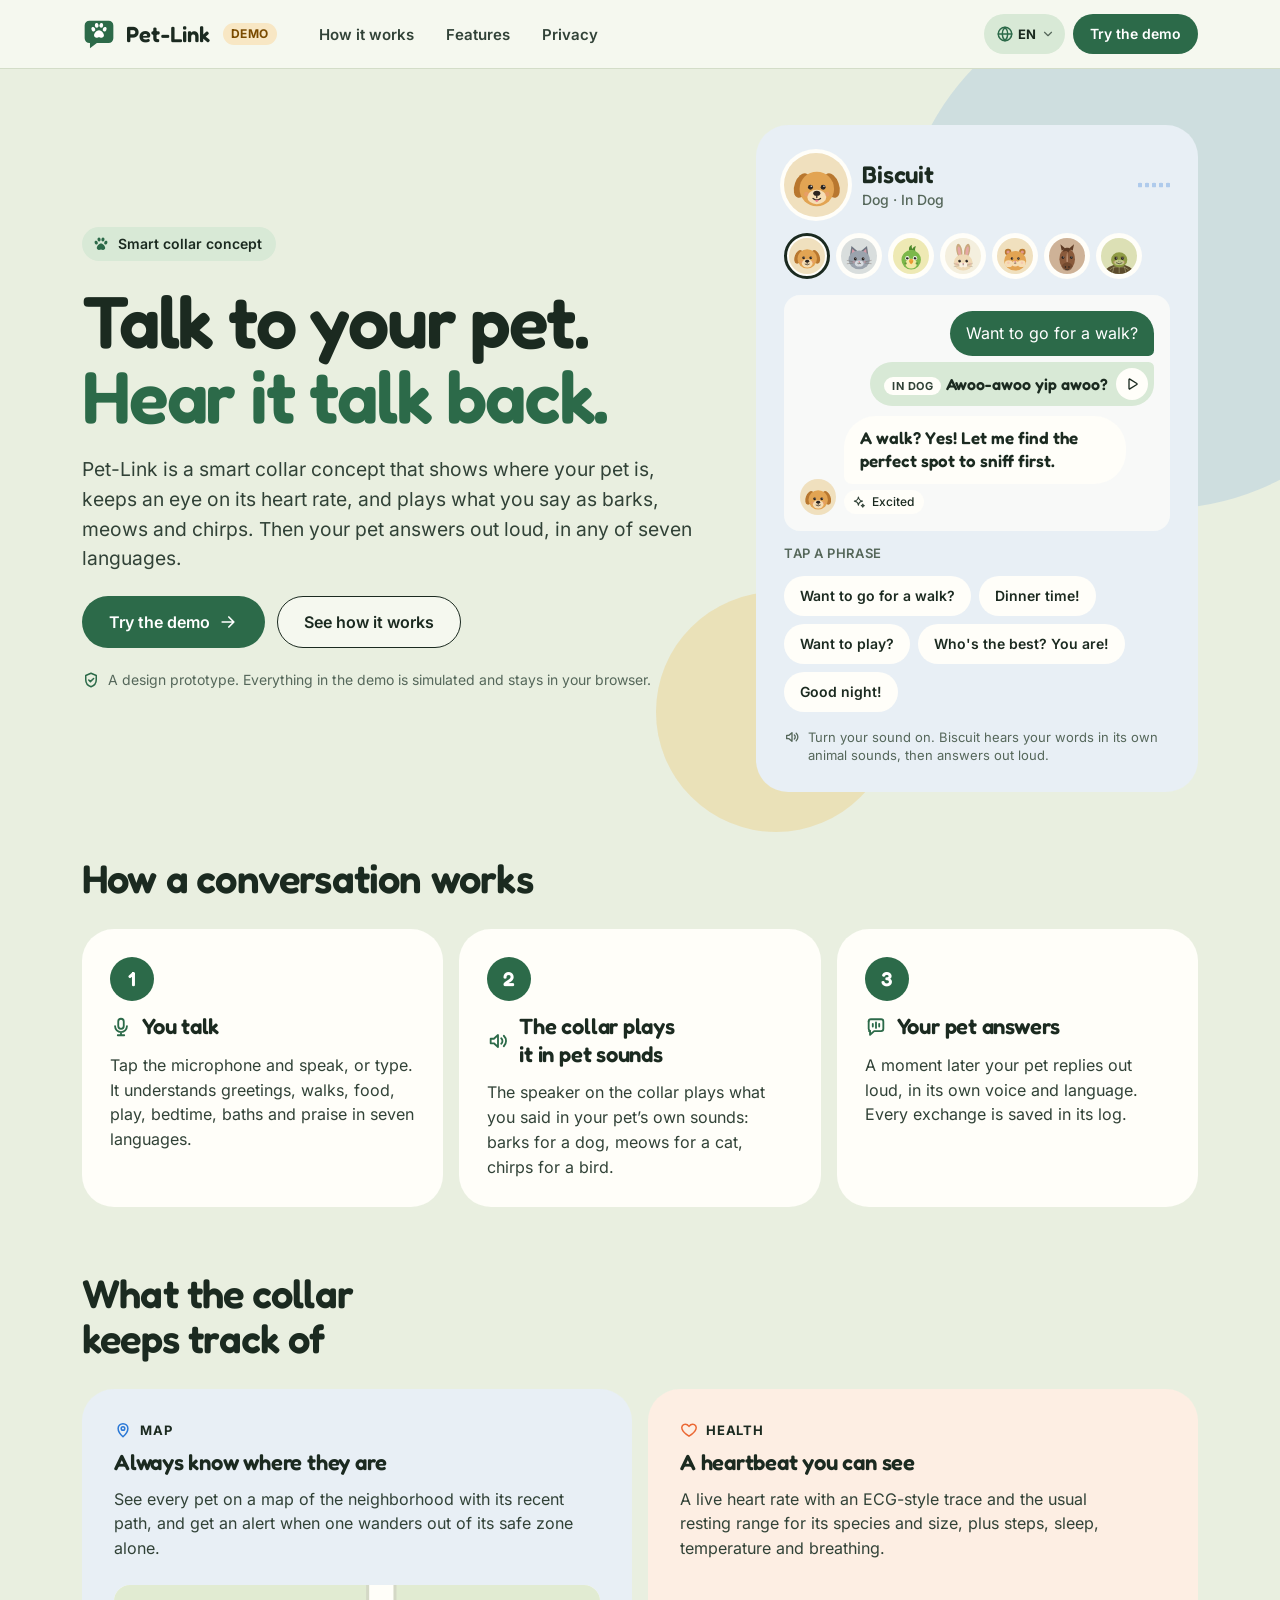
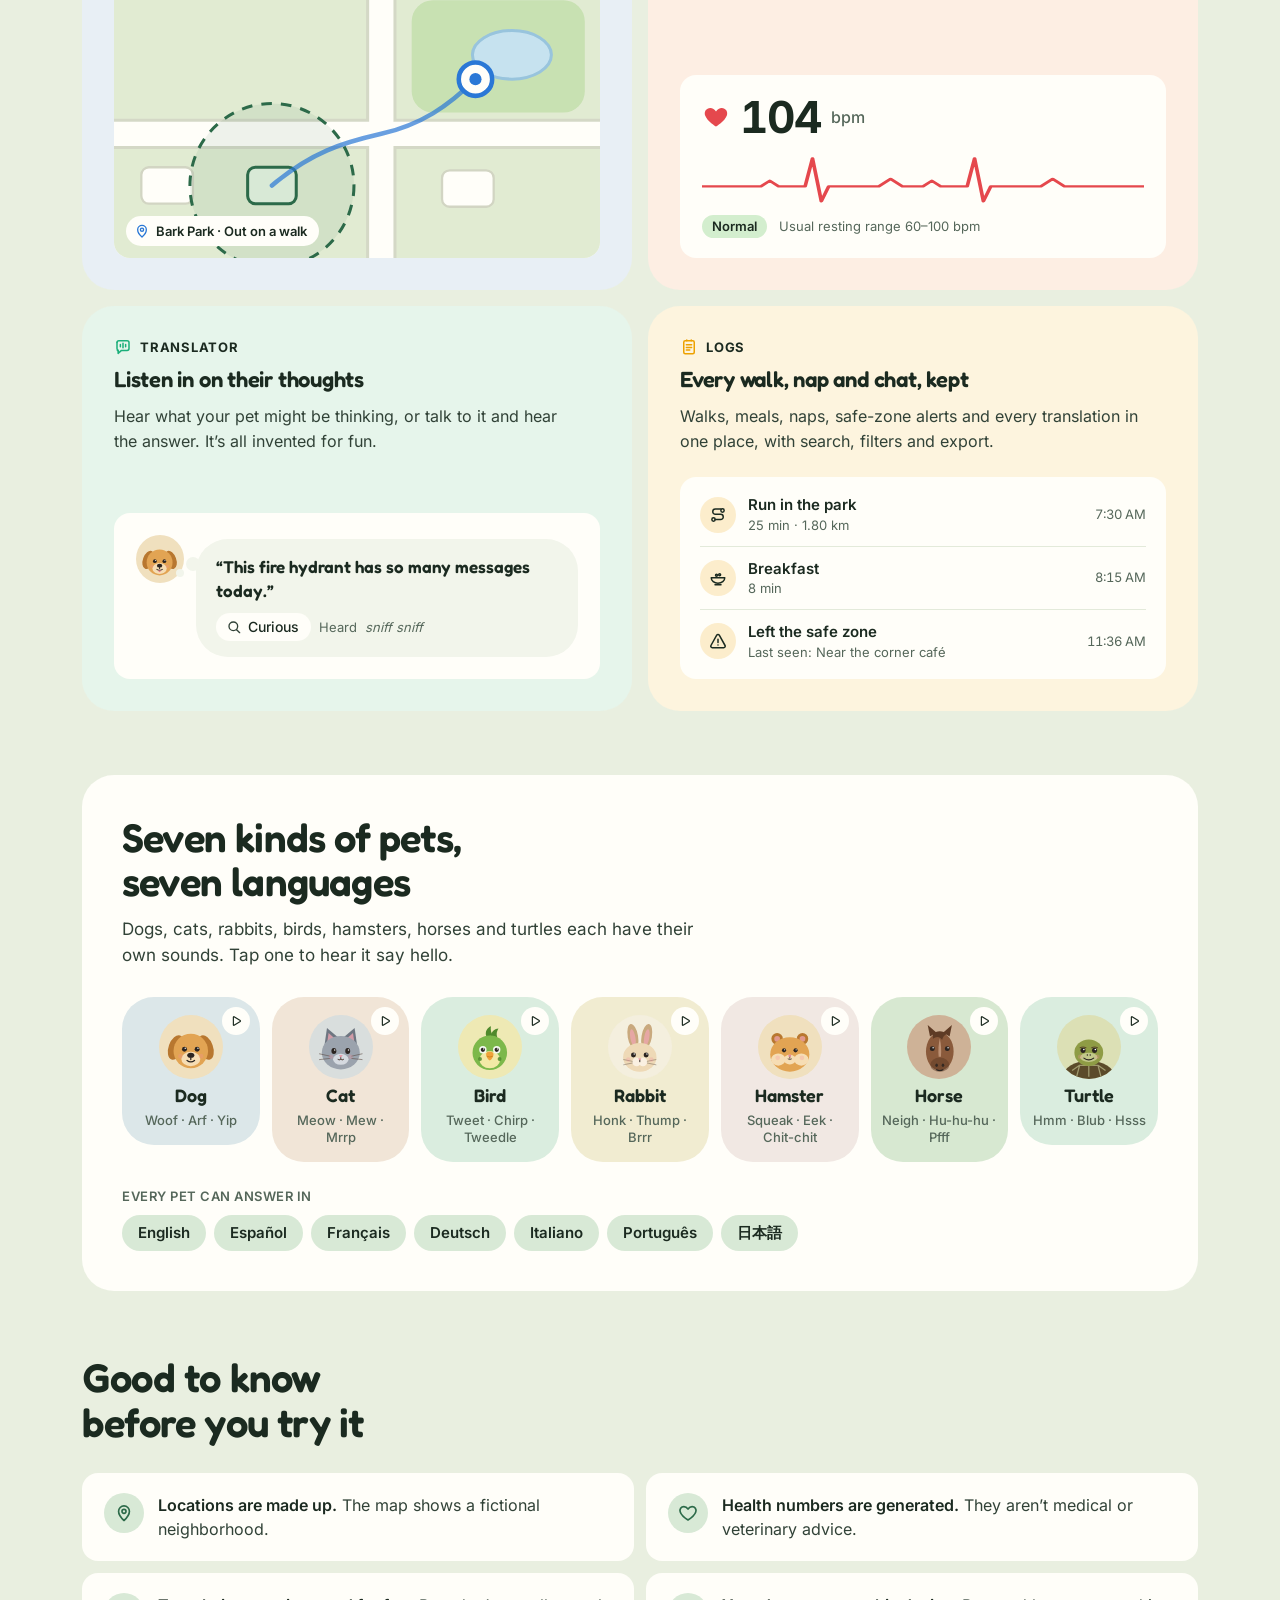
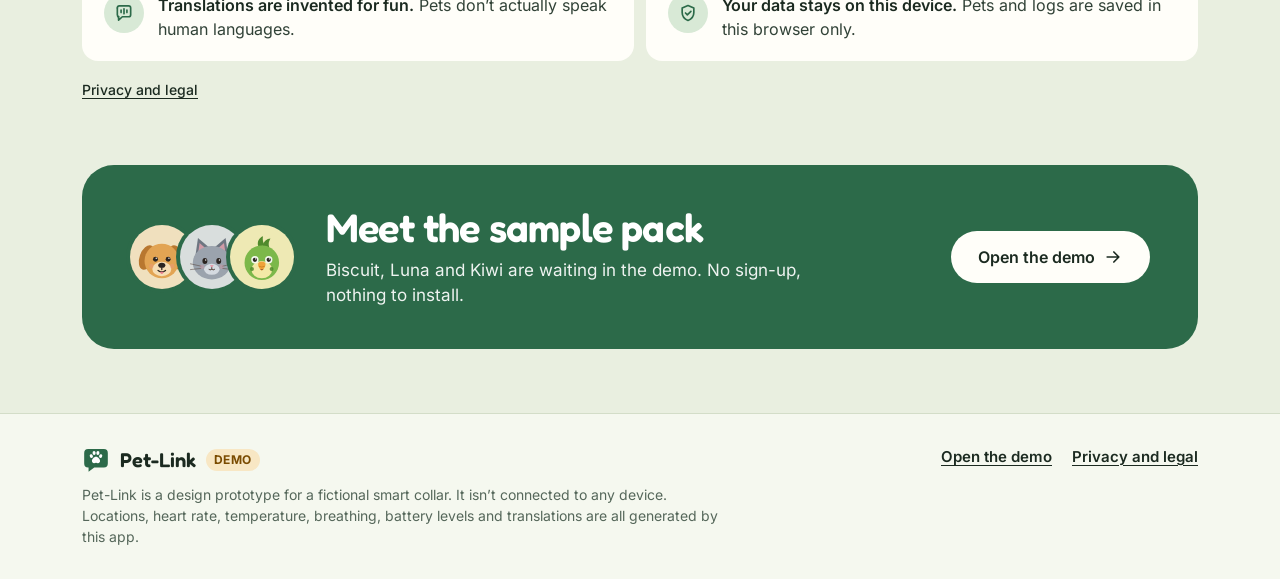
<file: index.html>
<!doctype html>
<html lang="en">
<head>
<meta charset="utf-8">
<title>Pet-Link</title>
<meta name="viewport" content="width=device-width, initial-scale=1, viewport-fit=cover">
<meta name="description" content="Pet-Link is a smart collar concept: live location, heart rate, activity logs and a just-for-fun translator that turns your words into barks, meows and chirps. Try the demo in your browser.">
<meta name="color-scheme" content="light dark">
<meta name="theme-color" content="#f5f8ef" media="(prefers-color-scheme: light)">
<meta name="theme-color" content="#15271f" media="(prefers-color-scheme: dark)">
<link rel="manifest" href="manifest.webmanifest">
<link rel="icon" href="assets/icons/icon.svg" type="image/svg+xml">
<link rel="apple-touch-icon" href="assets/icons/apple-touch-icon.png">
<link rel="preload" href="assets/fonts/inter-latin-wght-normal.woff2" as="font" type="font/woff2" crossorigin>
<link rel="stylesheet" href="css/styles.css">
<link rel="stylesheet" href="css/landing.css">
<script>
  // Apply the theme, motion and language chosen in the app before first paint.
  try {
    var saved = JSON.parse(localStorage.getItem('petlink.v2') || '{}').settings || {};
    if (saved.theme === 'light' || saved.theme === 'dark') {
      document.documentElement.dataset.theme = saved.theme;
      document.documentElement.dataset.themeOwner = 'app';
    }
    if (saved.motion === 'reduce' || saved.motion === 'full') document.documentElement.dataset.motion = saved.motion;
    var uiLang = { en: 'en-US', es: 'es-ES', fr: 'fr-FR', de: 'de-DE', it: 'it-IT', pt: 'pt-BR', ja: 'ja-JP' }[saved.uiLang || localStorage.getItem('petlink.lang')];
    if (uiLang) document.documentElement.lang = uiLang;
  } catch (e) { /* storage unavailable: use system settings */ }
</script>
</head>
<body class="lp">
<a class="skip-link" href="#lp-main" data-i18n>Skip to main content</a>

<svg class="sprite" xmlns="http://www.w3.org/2000/svg" aria-hidden="true" focusable="false">
  <symbol id="i-paw" viewBox="0 0 24 24"><g fill="currentColor" stroke="none"><ellipse cx="5.6" cy="10.2" rx="2.1" ry="2.6" transform="rotate(-24 5.6 10.2)"/><ellipse cx="9.4" cy="5.9" rx="2.1" ry="2.7" transform="rotate(-8 9.4 5.9)"/><ellipse cx="14.6" cy="5.9" rx="2.1" ry="2.7" transform="rotate(8 14.6 5.9)"/><ellipse cx="18.4" cy="10.2" rx="2.1" ry="2.6" transform="rotate(24 18.4 10.2)"/><path d="M12 11.3c-2.7 0-5.6 3.3-5.6 5.8 0 1.8 1.3 2.8 2.9 2.8 1.1 0 1.7-.6 2.7-.6s1.6.6 2.7.6c1.6 0 2.9-1 2.9-2.8 0-2.5-2.9-5.8-5.6-5.8z"/></g></symbol>
  <symbol id="i-pin" viewBox="0 0 24 24"><path d="M12 21s-6.5-5.7-6.5-11a6.5 6.5 0 0 1 13 0c0 5.3-6.5 11-6.5 11z"/><circle cx="12" cy="10" r="2.4"/></symbol>
  <symbol id="i-heart" viewBox="0 0 24 24"><path d="M12 20.3s-7.6-4.6-9.3-9.5C1.5 7.5 3.7 4.3 7.1 4.3c2 0 3.6 1.1 4.9 2.9 1.3-1.8 2.9-2.9 4.9-2.9 3.4 0 5.6 3.2 4.4 6.5-1.7 4.9-9.3 9.5-9.3 9.5z"/></symbol>
  <symbol id="i-heart-fill" viewBox="0 0 24 24"><path fill="currentColor" stroke="none" d="M12 20.3s-7.6-4.6-9.3-9.5C1.5 7.5 3.7 4.3 7.1 4.3c2 0 3.6 1.1 4.9 2.9 1.3-1.8 2.9-2.9 4.9-2.9 3.4 0 5.6 3.2 4.4 6.5-1.7 4.9-9.3 9.5-9.3 9.5z"/></symbol>
  <symbol id="i-chat" viewBox="0 0 24 24"><path d="M4 6a2.5 2.5 0 0 1 2.5-2.5h11A2.5 2.5 0 0 1 20 6v8a2.5 2.5 0 0 1-2.5 2.5H10L5.5 20.5v-4h-1"/><path d="M4 6v8a2.5 2.5 0 0 0 1.5 2.3"/><path d="M8.5 8.5v3M12 7v6M15.5 8.5v3"/></symbol>
  <symbol id="i-journal" viewBox="0 0 24 24"><rect x="5" y="3.5" width="14" height="17.5" rx="2"/><path d="M9 3.5V2.5M15 3.5V2.5M8.5 9h7M8.5 12.5h7M8.5 16h4.5"/></symbol>
  <symbol id="i-play" viewBox="0 0 24 24"><path d="M7.5 5.3v13.4a.8.8 0 0 0 1.2.7l10.6-6.7a.8.8 0 0 0 0-1.4L8.7 4.6a.8.8 0 0 0-1.2.7z"/></symbol>
  <symbol id="i-chevron-down" viewBox="0 0 24 24"><path d="m6 9 6 6 6-6"/></symbol>
  <symbol id="i-arrow-right" viewBox="0 0 24 24"><path d="M5 12h14M13 6l6 6-6 6"/></symbol>
  <symbol id="i-globe" viewBox="0 0 24 24"><circle cx="12" cy="12" r="9"/><path d="M3 12h18M12 3c2.5 2.6 3.7 5.6 3.7 9s-1.2 6.4-3.7 9c-2.5-2.6-3.7-5.6-3.7-9S9.5 5.6 12 3z"/></symbol>
  <symbol id="i-shield" viewBox="0 0 24 24"><path d="M12 3 5 6v5.5c0 4.5 3 8 7 9.5 4-1.5 7-5 7-9.5V6z"/><path d="m9 12 2.2 2.2L15.5 10"/></symbol>
  <symbol id="i-volume" viewBox="0 0 24 24"><path d="M4 9.5h3.5L12 5.5v13l-4.5-4H4z"/><path d="M15.5 9a4 4 0 0 1 0 6M18.3 6.3a7.8 7.8 0 0 1 0 11.4"/></symbol>
  <symbol id="i-mic" viewBox="0 0 24 24"><rect x="9" y="3" width="6" height="11" rx="3"/><path d="M5.5 11a6.5 6.5 0 0 0 13 0M12 17.5V21M8.5 21h7"/></symbol>
  <symbol id="i-route" viewBox="0 0 24 24"><circle cx="6" cy="18" r="2.2"/><circle cx="18" cy="6" r="2.2"/><path d="M8.2 18h7.3a3.5 3.5 0 0 0 0-7h-7a3.5 3.5 0 0 1 0-7h7.3"/></symbol>
  <symbol id="i-bowl" viewBox="0 0 24 24"><path d="M3 11.5h18c0 4.4-4 7.5-9 7.5s-9-3.1-9-7.5z"/><path d="M8 21h8"/><circle cx="10" cy="8.2" r="1.3"/><circle cx="14.2" cy="7.6" r="1.3"/></symbol>
  <symbol id="i-moon" viewBox="0 0 24 24"><path d="M19.5 14.6A7.8 7.8 0 1 1 9.4 4.5a6.3 6.3 0 0 0 10.1 10.1z"/></symbol>
  <symbol id="i-ball" viewBox="0 0 24 24"><circle cx="12" cy="12" r="8.5"/><path d="M5.6 6.5c2.9 1.4 4.4 3.3 4.4 5.5s-1.5 4.1-4.4 5.5M18.4 6.5c-2.9 1.4-4.4 3.3-4.4 5.5s1.5 4.1 4.4 5.5"/></symbol>
  <symbol id="i-sparkle" viewBox="0 0 24 24"><path d="M11 3.5c.6 4.3 2.6 6.3 6.9 6.9-4.3.6-6.3 2.6-6.9 6.9-.6-4.3-2.6-6.3-6.9-6.9 4.3-.6 6.3-2.6 6.9-6.9z"/><path d="M18.5 15.5c.3 1.7 1 2.4 2.5 2.7-1.5.3-2.2 1-2.5 2.6-.3-1.6-1-2.3-2.5-2.6 1.5-.3 2.2-1 2.5-2.7z"/></symbol>
  <symbol id="i-smile" viewBox="0 0 24 24"><circle cx="12" cy="12" r="9"/><path d="M8.5 14a4.4 4.4 0 0 0 7 0M9 9.5v.5M15 9.5v.5"/></symbol>
  <symbol id="i-search" viewBox="0 0 24 24"><circle cx="11" cy="11" r="6.5"/><path d="m16 16 4.5 4.5"/></symbol>
  <symbol id="i-umbrella" viewBox="0 0 24 24"><path d="M3 12a9 9 0 0 1 18 0z"/><path d="M12 12v6.5a2 2 0 0 1-4 0M12 3v-.5"/></symbol>
  <symbol id="i-crown" viewBox="0 0 24 24"><path d="M4 17.5 3 7.5l5 4 4-6.5 4 6.5 5-4-1 10z"/><path d="M4.5 20.5h15"/></symbol>
  <symbol id="i-alert" viewBox="0 0 24 24"><path d="M10.3 4.3 2.6 18a2 2 0 0 0 1.7 3h15.4a2 2 0 0 0 1.7-3L13.7 4.3a2 2 0 0 0-3.4 0z"/><path d="M12 9.5v4.5M12 17.2v.1"/></symbol>
</svg>

<div id="landing">
  <noscript>
    <main class="lp-wrap lp-noscript">
      <h1>Pet-Link</h1>
      <p>Pet-Link is a smart collar concept with live location, heart rate, activity logs and a just-for-fun pet translator. This page and the demo need JavaScript.</p>
      <p><a href="app.html">Open the demo</a></p>
    </main>
  </noscript>
</div>

<script src="js/config.js" defer></script>
<script src="js/phrases.js" defer></script>
<script src="js/util.js" defer></script>
<script src="js/i18n.js" defer></script>
<script src="js/i18n/es.js" defer></script>
<script src="js/i18n/fr.js" defer></script>
<script src="js/i18n/de.js" defer></script>
<script src="js/i18n/it.js" defer></script>
<script src="js/i18n/pt.js" defer></script>
<script src="js/i18n/ja.js" defer></script>
<script src="js/avatars.js" defer></script>
<script src="js/sim.js" defer></script>
<script src="js/talk.js" defer></script>
<script src="js/petsounds.js" defer></script>
<script src="js/voice.js" defer></script>
<script src="js/landing.js" defer></script>
</body>
</html>
</file>
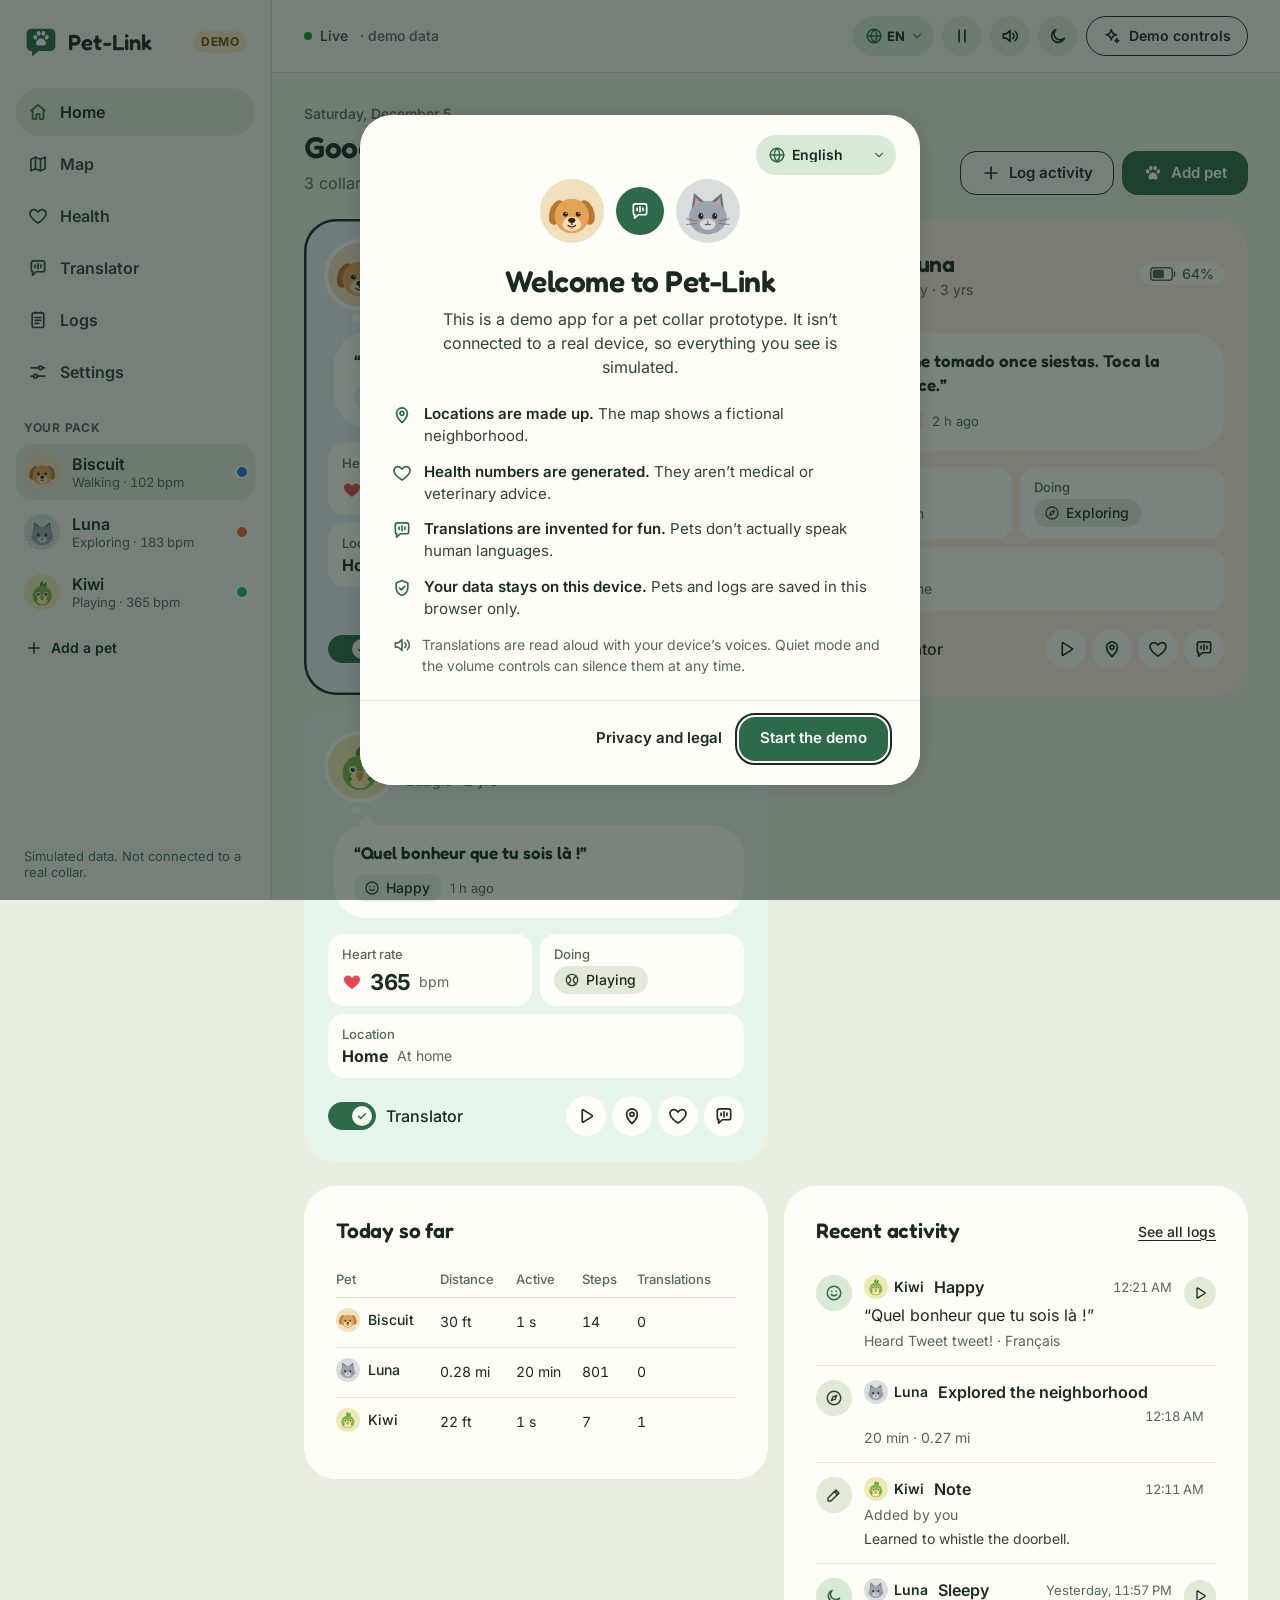
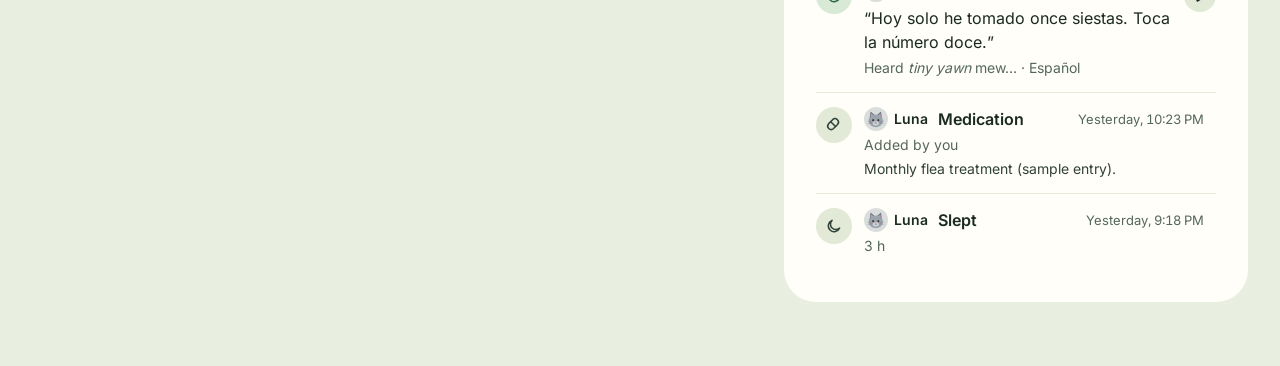
<file: app.html>
<!doctype html>
<html lang="en">
<head>
<meta charset="utf-8">
<title>Pet-Link</title>
<meta name="viewport" content="width=device-width, initial-scale=1, viewport-fit=cover">
<meta name="description" content="Demo app for a fictional smart pet collar: simulated GPS, heart rate, activity logs and a just-for-fun pet translator.">
<meta name="color-scheme" content="light dark">
<meta name="theme-color" content="#f5f8ef" media="(prefers-color-scheme: light)">
<meta name="theme-color" content="#15271f" media="(prefers-color-scheme: dark)">
<link rel="manifest" href="manifest.webmanifest">
<link rel="icon" href="assets/icons/icon.svg" type="image/svg+xml">
<link rel="apple-touch-icon" href="assets/icons/apple-touch-icon.png">
<link rel="preload" href="assets/fonts/inter-latin-wght-normal.woff2" as="font" type="font/woff2" crossorigin>
<link rel="stylesheet" href="css/styles.css">
<script>
  // Apply a saved theme / motion choice before first paint to avoid a flash.
  try {
    var saved = JSON.parse(localStorage.getItem('petlink.v2') || '{}').settings || {};
    if (saved.theme === 'light' || saved.theme === 'dark') {
      document.documentElement.dataset.theme = saved.theme;
      document.documentElement.dataset.themeOwner = 'app';
    }
    if (saved.motion === 'reduce' || saved.motion === 'full') document.documentElement.dataset.motion = saved.motion;
    var uiLang = { en: 'en-US', es: 'es-ES', fr: 'fr-FR', de: 'de-DE', it: 'it-IT', pt: 'pt-BR', ja: 'ja-JP' }[saved.uiLang || localStorage.getItem('petlink.lang')];
    if (uiLang) document.documentElement.lang = uiLang;
  } catch (e) { /* storage unavailable: use system settings */ }
</script>
</head>
<body>
<a class="skip-link" href="#main-content" data-i18n>Skip to main content</a>

<svg class="sprite" xmlns="http://www.w3.org/2000/svg" aria-hidden="true" focusable="false">
  <symbol id="i-paw" viewBox="0 0 24 24"><g fill="currentColor" stroke="none"><ellipse cx="5.6" cy="10.2" rx="2.1" ry="2.6" transform="rotate(-24 5.6 10.2)"/><ellipse cx="9.4" cy="5.9" rx="2.1" ry="2.7" transform="rotate(-8 9.4 5.9)"/><ellipse cx="14.6" cy="5.9" rx="2.1" ry="2.7" transform="rotate(8 14.6 5.9)"/><ellipse cx="18.4" cy="10.2" rx="2.1" ry="2.6" transform="rotate(24 18.4 10.2)"/><path d="M12 11.3c-2.7 0-5.6 3.3-5.6 5.8 0 1.8 1.3 2.8 2.9 2.8 1.1 0 1.7-.6 2.7-.6s1.6.6 2.7.6c1.6 0 2.9-1 2.9-2.8 0-2.5-2.9-5.8-5.6-5.8z"/></g></symbol>
  <symbol id="i-home" viewBox="0 0 24 24"><path d="M3.5 10.5 12 3.5l8.5 7"/><path d="M5.5 9v10.5a1 1 0 0 0 1 1H10v-6h4v6h3.5a1 1 0 0 0 1-1V9"/></symbol>
  <symbol id="i-map" viewBox="0 0 24 24"><path d="M9 4 3.5 6.3v13.7L9 17.7l6 2.3 5.5-2.3V4L15 6.3z"/><path d="M9 4v13.7M15 6.3V20"/></symbol>
  <symbol id="i-pin" viewBox="0 0 24 24"><path d="M12 21s-6.5-5.7-6.5-11a6.5 6.5 0 0 1 13 0c0 5.3-6.5 11-6.5 11z"/><circle cx="12" cy="10" r="2.4"/></symbol>
  <symbol id="i-heart" viewBox="0 0 24 24"><path d="M12 20.3s-7.6-4.6-9.3-9.5C1.5 7.5 3.7 4.3 7.1 4.3c2 0 3.6 1.1 4.9 2.9 1.3-1.8 2.9-2.9 4.9-2.9 3.4 0 5.6 3.2 4.4 6.5-1.7 4.9-9.3 9.5-9.3 9.5z"/></symbol>
  <symbol id="i-heart-fill" viewBox="0 0 24 24"><path fill="currentColor" stroke="none" d="M12 20.3s-7.6-4.6-9.3-9.5C1.5 7.5 3.7 4.3 7.1 4.3c2 0 3.6 1.1 4.9 2.9 1.3-1.8 2.9-2.9 4.9-2.9 3.4 0 5.6 3.2 4.4 6.5-1.7 4.9-9.3 9.5-9.3 9.5z"/></symbol>
  <symbol id="i-chat" viewBox="0 0 24 24"><path d="M4 6a2.5 2.5 0 0 1 2.5-2.5h11A2.5 2.5 0 0 1 20 6v8a2.5 2.5 0 0 1-2.5 2.5H10L5.5 20.5v-4h-1"/><path d="M4 6v8a2.5 2.5 0 0 0 1.5 2.3"/><path d="M8.5 8.5v3M12 7v6M15.5 8.5v3"/></symbol>
  <symbol id="i-journal" viewBox="0 0 24 24"><rect x="5" y="3.5" width="14" height="17.5" rx="2"/><path d="M9 3.5V2.5M15 3.5V2.5M8.5 9h7M8.5 12.5h7M8.5 16h4.5"/></symbol>
  <symbol id="i-sliders" viewBox="0 0 24 24"><path d="M4 7h9M17 7h3M4 17h3M11 17h9"/><circle cx="15" cy="7" r="2.2"/><circle cx="9" cy="17" r="2.2"/></symbol>
  <symbol id="i-volume" viewBox="0 0 24 24"><path d="M4 9.5h3.5L12 5.5v13l-4.5-4H4z"/><path d="M15.5 9a4 4 0 0 1 0 6M18.3 6.3a7.8 7.8 0 0 1 0 11.4"/></symbol>
  <symbol id="i-volume-off" viewBox="0 0 24 24"><path d="M4 9.5h3.5L12 5.5v13l-4.5-4H4z"/><path d="m16 9.5 5 5M21 9.5l-5 5"/></symbol>
  <symbol id="i-power" viewBox="0 0 24 24"><path d="M12 3.5v8"/><path d="M6.7 6.8a7.5 7.5 0 1 0 10.6 0"/></symbol>
  <symbol id="i-play" viewBox="0 0 24 24"><path d="M7.5 5.3v13.4a.8.8 0 0 0 1.2.7l10.6-6.7a.8.8 0 0 0 0-1.4L8.7 4.6a.8.8 0 0 0-1.2.7z"/></symbol>
  <symbol id="i-pause" viewBox="0 0 24 24"><path d="M8.5 5v14M15.5 5v14"/></symbol>
  <symbol id="i-stop" viewBox="0 0 24 24"><rect x="6" y="6" width="12" height="12" rx="2"/></symbol>
  <symbol id="i-plus" viewBox="0 0 24 24"><path d="M12 5v14M5 12h14"/></symbol>
  <symbol id="i-minus" viewBox="0 0 24 24"><path d="M5 12h14"/></symbol>
  <symbol id="i-x" viewBox="0 0 24 24"><path d="M6 6l12 12M18 6 6 18"/></symbol>
  <symbol id="i-check" viewBox="0 0 24 24"><path d="m5 12.5 4.5 4.5L19 7.5"/></symbol>
  <symbol id="i-chevron-down" viewBox="0 0 24 24"><path d="m6 9 6 6 6-6"/></symbol>
  <symbol id="i-chevron-right" viewBox="0 0 24 24"><path d="m9 6 6 6-6 6"/></symbol>
  <symbol id="i-pencil" viewBox="0 0 24 24"><path d="M14.5 5.5l4 4L8 20H4v-4z"/><path d="M12.5 7.5l4 4"/></symbol>
  <symbol id="i-trash" viewBox="0 0 24 24"><path d="M4 7h16M9.5 7V4.5h5V7M6.5 7l1 13h9l1-13"/><path d="M10 11v5.5M14 11v5.5"/></symbol>
  <symbol id="i-download" viewBox="0 0 24 24"><path d="M12 4v11M7.5 10.5 12 15l4.5-4.5M5 19.5h14"/></symbol>
  <symbol id="i-copy" viewBox="0 0 24 24"><rect x="8.5" y="8.5" width="11" height="11" rx="2"/><path d="M15.5 8.5V6a1.5 1.5 0 0 0-1.5-1.5H6A1.5 1.5 0 0 0 4.5 6v8A1.5 1.5 0 0 0 6 15.5h2.5"/></symbol>
  <symbol id="i-signal" viewBox="0 0 24 24"><path d="M5 19v-2M9.5 19v-5M14 19v-8M18.5 19V8"/></symbol>
  <symbol id="i-moon" viewBox="0 0 24 24"><path d="M19.5 14.6A7.8 7.8 0 1 1 9.4 4.5a6.3 6.3 0 0 0 10.1 10.1z"/></symbol>
  <symbol id="i-sun" viewBox="0 0 24 24"><circle cx="12" cy="12" r="4"/><path d="M12 2.5v2M12 19.5v2M2.5 12h2M19.5 12h2M5.3 5.3l1.4 1.4M17.3 17.3l1.4 1.4M5.3 18.7l1.4-1.4M17.3 6.7l1.4-1.4"/></symbol>
  <symbol id="i-sofa" viewBox="0 0 24 24"><path d="M5 11V8.5A2.5 2.5 0 0 1 7.5 6h9A2.5 2.5 0 0 1 19 8.5V11"/><path d="M3 13a2 2 0 0 1 4 0v1.5h10V13a2 2 0 0 1 4 0v4.5H3z"/><path d="M5.5 17.5V20M18.5 17.5V20"/></symbol>
  <symbol id="i-bowl" viewBox="0 0 24 24"><path d="M3 11.5h18c0 4.4-4 7.5-9 7.5s-9-3.1-9-7.5z"/><path d="M8 21h8"/><circle cx="10" cy="8.2" r="1.3"/><circle cx="14.2" cy="7.6" r="1.3"/></symbol>
  <symbol id="i-route" viewBox="0 0 24 24"><circle cx="6" cy="18" r="2.2"/><circle cx="18" cy="6" r="2.2"/><path d="M8.2 18h7.3a3.5 3.5 0 0 0 0-7h-7a3.5 3.5 0 0 1 0-7h7.3"/></symbol>
  <symbol id="i-compass" viewBox="0 0 24 24"><circle cx="12" cy="12" r="9"/><path d="m15.5 8.5-2 5-5 2 2-5z"/></symbol>
  <symbol id="i-ball" viewBox="0 0 24 24"><circle cx="12" cy="12" r="8.5"/><path d="M5.6 6.5c2.9 1.4 4.4 3.3 4.4 5.5s-1.5 4.1-4.4 5.5M18.4 6.5c-2.9 1.4-4.4 3.3-4.4 5.5s1.5 4.1 4.4 5.5"/></symbol>
  <symbol id="i-bolt" viewBox="0 0 24 24"><path d="M13 2.5 4.5 13.5H11l-1 8 8.5-11H12z"/></symbol>
  <symbol id="i-shield" viewBox="0 0 24 24"><path d="M12 3 5 6v5.5c0 4.5 3 8 7 9.5 4-1.5 7-5 7-9.5V6z"/><path d="m9 12 2.2 2.2L15.5 10"/></symbol>
  <symbol id="i-alert" viewBox="0 0 24 24"><path d="M10.3 4.3 2.6 18a2 2 0 0 0 1.7 3h15.4a2 2 0 0 0 1.7-3L13.7 4.3a2 2 0 0 0-3.4 0z"/><path d="M12 9.5v4.5M12 17.2v.1"/></symbol>
  <symbol id="i-target" viewBox="0 0 24 24"><circle cx="12" cy="12" r="7"/><circle cx="12" cy="12" r="2.5"/><path d="M12 2v3M12 19v3M2 12h3M19 12h3"/></symbol>
  <symbol id="i-info" viewBox="0 0 24 24"><circle cx="12" cy="12" r="9"/><path d="M12 11v5.5M12 7.8v.1"/></symbol>
  <symbol id="i-sparkle" viewBox="0 0 24 24"><path d="M11 3.5c.6 4.3 2.6 6.3 6.9 6.9-4.3.6-6.3 2.6-6.9 6.9-.6-4.3-2.6-6.3-6.9-6.9 4.3-.6 6.3-2.6 6.9-6.9z"/><path d="M18.5 15.5c.3 1.7 1 2.4 2.5 2.7-1.5.3-2.2 1-2.5 2.6-.3-1.6-1-2.3-2.5-2.6 1.5-.3 2.2-1 2.5-2.7z"/></symbol>
  <symbol id="i-pill" viewBox="0 0 24 24"><path d="M10.2 4.9a4.6 4.6 0 0 1 6.5 6.5l-5.3 5.3a4.6 4.6 0 0 1-6.5-6.5z"/><path d="m7.6 7.6 6.5 6.5"/></symbol>
  <symbol id="i-stethoscope" viewBox="0 0 24 24"><path d="M5.5 3.5H4.5v5a4.5 4.5 0 0 0 9 0v-5h-1"/><path d="M9 13v1.5a5 5 0 0 0 10 0V12"/><circle cx="19" cy="10" r="2"/></symbol>
  <symbol id="i-scissors" viewBox="0 0 24 24"><circle cx="6" cy="6.5" r="2.5"/><circle cx="6" cy="17.5" r="2.5"/><path d="M8.1 7.9 20 17M8.1 16.1 20 7"/></symbol>
  <symbol id="i-search" viewBox="0 0 24 24"><circle cx="11" cy="11" r="6.5"/><path d="m16 16 4.5 4.5"/></symbol>
  <symbol id="i-clock" viewBox="0 0 24 24"><circle cx="12" cy="12" r="9"/><path d="M12 7v5l3.2 2"/></symbol>
  <symbol id="i-thermo" viewBox="0 0 24 24"><path d="M10 14.3V5a2 2 0 0 1 4 0v9.3a4 4 0 1 1-4 0z"/><path d="M12 9v7.5"/></symbol>
  <symbol id="i-wind" viewBox="0 0 24 24"><path d="M3 9h11a3 3 0 1 0-3-3M3 15h15a3 3 0 1 1-3 3M3 12h7"/></symbol>
  <symbol id="i-globe" viewBox="0 0 24 24"><circle cx="12" cy="12" r="9"/><path d="M3 12h18M12 3c2.5 2.6 3.7 5.6 3.7 9s-1.2 6.4-3.7 9c-2.5-2.6-3.7-5.6-3.7-9S9.5 5.6 12 3z"/></symbol>
  <symbol id="i-bell" viewBox="0 0 24 24"><path d="M6 16.5V11a6 6 0 0 1 12 0v5.5l1.5 2h-15z"/><path d="M10 20.5a2 2 0 0 0 4 0"/></symbol>
  <symbol id="i-smile" viewBox="0 0 24 24"><circle cx="12" cy="12" r="9"/><path d="M8.5 14a4.4 4.4 0 0 0 7 0M9 9.5v.5M15 9.5v.5"/></symbol>
  <symbol id="i-umbrella" viewBox="0 0 24 24"><path d="M3 12a9 9 0 0 1 18 0z"/><path d="M12 12v6.5a2 2 0 0 1-4 0M12 3v-.5"/></symbol>
  <symbol id="i-crown" viewBox="0 0 24 24"><path d="M4 17.5 3 7.5l5 4 4-6.5 4 6.5 5-4-1 10z"/><path d="M4.5 20.5h15"/></symbol>
  <symbol id="i-ear" viewBox="0 0 24 24"><path d="M6.5 9a5.5 5.5 0 0 1 11 0c0 3.2-3.2 4.3-3.2 7a3 3 0 0 1-5.8 1"/><path d="M9.5 9.5a2.5 2.5 0 0 1 5 0c0 1.4-1.5 2-1.5 3"/></symbol>
  <symbol id="i-collar" viewBox="0 0 24 24"><rect x="7" y="5.5" width="10" height="13" rx="3"/><path d="M10 10h4M10 13.5h4M3 12h4M17 12h4"/></symbol>
  <symbol id="i-cup" viewBox="0 0 24 24"><path d="M4.5 9h12v5a5 5 0 0 1-5 5h-2a5 5 0 0 1-5-5z"/><path d="M16.5 10.5h1.5a2.5 2.5 0 0 1 0 5h-1.6M8 3.5v2.5M12 3.5v2.5"/></symbol>
  <symbol id="i-mic" viewBox="0 0 24 24"><rect x="9" y="3" width="6" height="11" rx="3"/><path d="M5.5 11a6.5 6.5 0 0 0 13 0M12 17.5V21M8.5 21h7"/></symbol>
  <symbol id="i-keyboard" viewBox="0 0 24 24"><rect x="2.5" y="6" width="19" height="12" rx="2.5"/><path d="M6.5 10h.01M10 10h.01M13.5 10h.01M17 10h.01M8 14.2h8"/></symbol>
  <symbol id="i-send" viewBox="0 0 24 24"><path d="M21 3 10.5 13.5"/><path d="m21 3-6.5 18-4-7.5L3 9.5z"/></symbol>
  <symbol id="i-exclaim" viewBox="0 0 24 24"><path d="M12 6.5v7.5M12 17.6v.2"/></symbol>
  <symbol id="i-refresh" viewBox="0 0 24 24"><path d="M19.5 12a7.5 7.5 0 1 1-2.2-5.3"/><path d="M19.5 4.5v4h-4"/></symbol>
  <symbol id="i-layers" viewBox="0 0 24 24"><path d="m12 3.5 8.5 4.5-8.5 4.5L3.5 8z"/><path d="m3.5 12 8.5 4.5 8.5-4.5M3.5 16l8.5 4.5 8.5-4.5"/></symbol>
</svg>

<div class="app" id="app">
  <div class="sidebar">
    <nav class="nav" aria-label="Main" data-i18n-label="Main">
    <div class="sidebar__top">
      <a class="brand" href="#home" aria-label="Pet-Link home" data-app-name-label>
        <svg class="brand__mark" viewBox="0 0 32 32" aria-hidden="true" focusable="false"><path class="brand__bubble" d="M7 3.5h18A4.5 4.5 0 0 1 29.5 8v12a4.5 4.5 0 0 1-4.5 4.5H14l-6.5 5v-5H7A4.5 4.5 0 0 1 2.5 20V8A4.5 4.5 0 0 1 7 3.5z"/><use href="#i-paw" x="6" y="3" width="20" height="20" class="brand__paw"/></svg>
        <span class="brand__name" data-app-name>Pet-Link</span>
      </a>
      <span class="badge badge--demo" data-i18n>Demo</span>
    </div>
      <ul class="nav__list">
        <li><a class="nav__link" href="#home" data-route-link="home"><svg class="icon" aria-hidden="true"><use href="#i-home"/></svg><span class="nav__label" data-i18n="Home (tab)">Home</span></a></li>
        <li><a class="nav__link" href="#map" data-route-link="map"><svg class="icon" aria-hidden="true"><use href="#i-map"/></svg><span class="nav__label" data-i18n>Map</span></a></li>
        <li><a class="nav__link" href="#health" data-route-link="health"><svg class="icon" aria-hidden="true"><use href="#i-heart"/></svg><span class="nav__label" data-i18n>Health</span></a></li>
        <li><a class="nav__link" href="#translator" data-route-link="translator"><svg class="icon" aria-hidden="true"><use href="#i-chat"/></svg><span class="nav__label" data-i18n>Translator</span></a></li>
        <li><a class="nav__link" href="#logs" data-route-link="logs"><svg class="icon" aria-hidden="true"><use href="#i-journal"/></svg><span class="nav__label" data-i18n>Logs</span></a></li>
        <li><a class="nav__link" href="#preferences" data-route-link="preferences"><svg class="icon" aria-hidden="true"><use href="#i-sliders"/></svg><span class="nav__label" data-i18n>Settings</span></a></li>
      </ul>
    </nav>
    <section class="pack" aria-labelledby="pack-title">
      <h2 class="pack__title" id="pack-title" data-i18n>Your pack</h2>
      <ul class="pack__list" id="pack-list"></ul>
      <button class="btn btn-tertiary btn-sm pack__add" type="button" data-action="add-pet"><svg class="icon" aria-hidden="true"><use href="#i-plus"/></svg><span data-i18n>Add a pet</span></button>
      <p class="sidebar__foot" id="sidebar-foot" data-i18n>Simulated data. Not connected to a real collar.</p>
    </section>
  </div>

  <div class="main-col">
    <header class="topbar">
      <div class="topbar__row">
        <a class="brand brand--compact" href="#home" aria-label="Pet-Link home" data-app-name-label>
          <svg class="brand__mark" viewBox="0 0 32 32" aria-hidden="true" focusable="false"><path class="brand__bubble" d="M7 3.5h18A4.5 4.5 0 0 1 29.5 8v12a4.5 4.5 0 0 1-4.5 4.5H14l-6.5 5v-5H7A4.5 4.5 0 0 1 2.5 20V8A4.5 4.5 0 0 1 7 3.5z"/><use href="#i-paw" x="6" y="3" width="20" height="20" class="brand__paw"/></svg>
          <span class="brand__name" data-app-name>Pet-Link</span>
        </a>
        <span class="badge badge--demo topbar__badge" data-i18n>Demo</span>
        <p class="live-status" id="live-status"></p>
        <div class="topbar__actions">
          <label class="lang-pick" id="lang-pick">
            <svg class="icon" aria-hidden="true"><use href="#i-globe"/></svg>
            <span class="lang-pick__code" id="lang-code" aria-hidden="true">EN</span>
            <svg class="icon lang-pick__chev" aria-hidden="true"><use href="#i-chevron-down"/></svg>
            <select class="lang-pick__select" id="ui-lang" data-change="ui-lang" aria-label="Language"></select>
          </label>
          <button class="icon-btn" type="button" id="btn-pause" data-action="toggle-pause" aria-label="Pause live data" title="Pause live data"><svg class="icon" aria-hidden="true"><use href="#i-pause"/></svg></button>
          <button class="icon-btn" type="button" id="btn-quiet" data-action="toggle-quiet" aria-pressed="false" aria-label="Quiet mode" title="Quiet mode: silence every voice box"><svg class="icon" aria-hidden="true"><use href="#i-volume"/></svg></button>
          <button class="icon-btn" type="button" id="btn-theme" data-action="toggle-theme" aria-label="Switch to dark mode" title="Switch to dark mode"><svg class="icon" aria-hidden="true"><use href="#i-moon"/></svg></button>
          <button class="btn btn-secondary btn-sm topbar__demo" type="button" id="btn-demo" data-action="open-demo" aria-label="Demo controls" title="Demo controls" data-i18n-label="Demo controls"><svg class="icon" aria-hidden="true"><use href="#i-sparkle"/></svg><span data-i18n>Demo controls</span></button>
          <a class="icon-btn topbar__settings" href="#preferences" data-route-link="preferences" aria-label="Settings" title="Settings" data-i18n-label="Settings"><svg class="icon" aria-hidden="true"><use href="#i-sliders"/></svg></a>
        </div>
      </div>
      <div class="pet-chips" id="pet-chips" role="group" aria-label="Choose a pet" data-i18n-label="Choose a pet"></div>
    </header>
    <main class="main" id="main-content" tabindex="-1">
      <noscript><p class="noscript">This demo needs JavaScript to run the simulated collar.</p></noscript>
    </main>
  </div>

  <nav class="tabbar" aria-label="Main" data-i18n-label="Main">
    <a class="tabbar__link" href="#home" data-route-link="home"><svg class="icon" aria-hidden="true"><use href="#i-home"/></svg><span data-i18n="Home (tab)">Home</span></a>
    <a class="tabbar__link" href="#map" data-route-link="map"><svg class="icon" aria-hidden="true"><use href="#i-map"/></svg><span data-i18n>Map</span></a>
    <a class="tabbar__link" href="#health" data-route-link="health"><svg class="icon" aria-hidden="true"><use href="#i-heart"/></svg><span data-i18n>Health</span></a>
    <a class="tabbar__link" href="#translator" data-route-link="translator"><svg class="icon" aria-hidden="true"><use href="#i-chat"/></svg><span data-i18n>Translate</span></a>
    <a class="tabbar__link" href="#logs" data-route-link="logs"><svg class="icon" aria-hidden="true"><use href="#i-journal"/></svg><span data-i18n>Logs</span></a>
  </nav>
</div>

<div class="toasts" id="toasts" role="region" aria-label="Notifications" data-i18n-label="Notifications"></div>
<div class="visually-hidden" id="announcer" aria-live="polite" aria-atomic="true"></div>

<script src="js/config.js" defer></script>
<script src="js/phrases.js" defer></script>
<script src="js/util.js" defer></script>
<script src="js/i18n.js" defer></script>
<script src="js/i18n/es.js" defer></script>
<script src="js/i18n/fr.js" defer></script>
<script src="js/i18n/de.js" defer></script>
<script src="js/i18n/it.js" defer></script>
<script src="js/i18n/pt.js" defer></script>
<script src="js/i18n/ja.js" defer></script>
<script src="js/avatars.js" defer></script>
<script src="js/sim.js" defer></script>
<script src="js/talk.js" defer></script>
<script src="js/petsounds.js" defer></script>
<script src="js/store.js" defer></script>
<script src="js/voice.js" defer></script>
<script src="js/charts.js" defer></script>
<script src="js/map.js" defer></script>
<script src="js/ui.js" defer></script>
<script src="js/dialogs.js" defer></script>
<script src="js/views/home.js" defer></script>
<script src="js/views/map.js" defer></script>
<script src="js/views/health.js" defer></script>
<script src="js/views/translator.js" defer></script>
<script src="js/views/logs.js" defer></script>
<script src="js/views/settings.js" defer></script>
<script src="js/app.js" defer></script>
</body>
</html>
</file>
<file: css/styles.css>
/* Pet-Link
   Layout: app shell. Phones (<744px) get a top bar and bottom tab bar, tablets (744–1127px)
   an icon rail, desktops (≥1128px) a full sidebar with the pack. Content is capped at 1280px.
   The look is "bubbly", built from two design-md systems: Pinterest's shape vocabulary (16px
   for controls and small cards, 32px for big cards and dialogs, pills for chips, tabs and round
   buttons, and no card shadows, only a soft ambient one under dialogs) and Clay's playful
   structure (4px spacing grid, 44px buttons, depth from color fills instead of shadows, rounded
   display type with slightly tight tracking). Colors are Pet-Link's own: a meadow light theme
   and a pine-night dark theme. Data colors come from the validated dataviz palette. */

@font-face {
  font-family: "Inter";
  font-style: normal;
  font-weight: 100 900;
  font-display: swap;
  src: url("../assets/fonts/inter-latin-wght-normal.woff2") format("woff2-variations"),
       url("../assets/fonts/inter-latin-wght-normal.woff2") format("woff2");
  unicode-range: U+0000-00FF, U+0131, U+0152-0153, U+02BB-02BC, U+02C6, U+02DA, U+02DC, U+0304, U+0308, U+0329, U+2000-206F, U+20AC, U+2122, U+2191, U+2193, U+2212, U+2215, U+FEFF, U+FFFD;
}

@font-face {
  font-family: "Fredoka";
  font-style: normal;
  font-weight: 600;
  font-display: swap;
  src: url("../assets/fonts/fredoka-latin-600-normal.woff2") format("woff2");
  unicode-range: U+0000-00FF, U+0131, U+0152-0153, U+02BB-02BC, U+02C6, U+02DA, U+02DC, U+0304, U+0308, U+0329, U+2000-206F, U+20AC, U+2122, U+2191, U+2193, U+2212, U+2215, U+FEFF, U+FFFD;
}

/* ---------------------------------------------------------------- tokens */
/* Light is "day at the park": meadow sage, paper-white cards, forest green, biscuit amber.
   Dark is "evening walk": a pine-green night lit by lamplight amber. Neither theme uses
   pure black or plain gray. */
:root {
  color-scheme: light;
  /* Surfaces and ink */
  --app-bg: #e9efe0;
  --canvas: #f5f8ef;
  --surface-card: #fffef9;
  --surface-soft: #f2f5eb;
  --surface-strong: #e2e9d7;
  --ink: #1b2a20;
  --body: #314237;
  --muted: #55675a;
  --muted-soft: #788a7c;
  --hairline: #d3ddc8;
  --hairline-soft: #e3eada;
  --control-border: #788a7c;
  --scrim: rgb(16 32 26 / 0.55);
  --error-text: #b3261e;
  --shadow: 0 0 16px rgb(27 42 32 / 0.16); /* the one shadow: soft ambient light under dialogs and toasts */
  --pet-tint: 11%; /* how much of a pet's color washes its cards */
  /* Brand: forest green by day */
  --accent: #2c6a49;
  --accent-active: #22573b;
  --accent-tint: #d8e9d6;
  --on-accent: #ffffff;
  --badge-bg: #f8e7c4;
  --badge-fg: #7a4b00;
  /* Status (fixed in both themes; always paired with a shape and a label) */
  --good: #0ca30c;
  --warning: #fab219;
  --critical: #d03b3b;
  --on-good: #ffffff;
  --on-warning: #222222;
  --on-critical: #ffffff;
  /* Pet identity colors: categorical slots 1–6, validated for color vision deficiency */
  --pet-1: #2a78d6;
  --pet-2: #eb6834;
  --pet-3: #1baf7a;
  --pet-4: #eda100;
  --pet-5: #e87ba4;
  --pet-6: #008300;
  --series-neutral: #55675a;
  /* Chart chrome */
  --chart-grid: #e3eada;
  --chart-axis: #c3cdb8;
  --chart-band: rgb(27 42 32 / 0.05);
  /* Illustration */
  --heart: #e5484d;
  --avatar-mix: 72%;
  --device-top: #34423a;
  --device-bottom: #1e2823;
  --device-hole: #0e1411;
  --device-led-off: #56645b;
  --map-ground: #e1ebd2;
  --map-block: #f3f1e5;
  --map-house: #fffef9;
  --map-house-line: #d2d5c3;
  --map-road: #fffef9;
  --map-road-edge: #d4d8c6;
  --map-road-mid: #e2e3d4;
  --map-park: #c8e1b2;
  --map-path: #f1e6cc;
  --map-tree: #9ccb86;
  --map-tree-dark: #77ae68;
  --map-water: #c6e2ef;
  --map-water-edge: #98c4dd;
  --map-garden: #d9eac6;
  --map-bed: #bcd79f;
  --map-yard: #d3e7c3;
  --map-fence: #b3a68c;
  --map-label: #45584b;
  --map-label-halo: #fffef9;
  /* Type: Fredoka for headings and pet speech, Inter for interface text and numbers */
  --font: "Inter", -apple-system, system-ui, Roboto, "Helvetica Neue", "Hiragino Sans", "Noto Sans JP", "Yu Gothic UI", Meiryo, sans-serif;
  --font-display: "Fredoka", "Inter", -apple-system, system-ui, Roboto, "Hiragino Maru Gothic ProN", "Hiragino Sans", "Noto Sans JP", sans-serif;
  /* Radius & motion. Three shapes do almost everything: 16px, 32px and pill. 8px is for tiny marks. */
  --r-sm: 8px;
  --r-md: 16px;
  --r-lg: 32px;
  --r-full: 9999px;
  --ease: cubic-bezier(0.2, 0.8, 0.2, 1);
  --ease-spring: cubic-bezier(0.34, 1.56, 0.64, 1);
  --tabbar-h: 64px;
}

@media (prefers-color-scheme: dark) {
  :root:not([data-theme="light"]) {
    color-scheme: dark;
    --app-bg: #10201a;
    --canvas: #15271f;
    --surface-card: #1a2f26;
    --surface-soft: #20372d;
    --surface-strong: #284336;
    --ink: #ecf2e4;
    --body: #cddacb;
    --muted: #a0b4a5;
    --muted-soft: #7f9786;
    --hairline: #2e493c;
    --hairline-soft: #243d32;
    --control-border: #7f9786;
    --scrim: rgb(5 12 9 / 0.7);
    --error-text: #ff9b85;
    --shadow: 0 0 16px rgb(2 8 5 / 0.6);
    --pet-tint: 13%;
    --accent: #f3b54a;
    --accent-active: #e5a332;
    --accent-tint: #3a4228;
    --on-accent: #1b1606;
    --badge-bg: #3a4228;
    --badge-fg: #f3b54a;
    --pet-1: #3987e5;
    --pet-2: #d95926;
    --pet-3: #199e70;
    --pet-4: #c98500;
    --pet-5: #d55181;
    --pet-6: #008300;
    --series-neutral: #a0b4a5;
    --chart-grid: #284336;
    --chart-axis: #3e5a4b;
    --chart-band: rgb(236 242 228 / 0.06);
    --heart: #ff7a7f;
    --avatar-mix: 30%;
    --device-top: #3c4b43;
    --device-bottom: #222c27;
    --device-hole: #0e1411;
    --device-led-off: #5c6b62;
    --map-ground: #172a20;
    --map-block: #1b3026;
    --map-house: #23392e;
    --map-house-line: #33503f;
    --map-road: #26392f;
    --map-road-edge: #2f4639;
    --map-road-mid: #45604f;
    --map-park: #1d3b26;
    --map-path: #3a4a33;
    --map-tree: #3f7a49;
    --map-tree-dark: #2d5e38;
    --map-water: #163447;
    --map-water-edge: #245470;
    --map-garden: #213a23;
    --map-bed: #2f4d2b;
    --map-yard: #1d3423;
    --map-fence: #6a6550;
    --map-label: #c7d6c9;
    --map-label-halo: #15271f;
  }
}
:root[data-theme="dark"] {
  color-scheme: dark;
  --app-bg: #10201a;
  --canvas: #15271f;
  --surface-card: #1a2f26;
  --surface-soft: #20372d;
  --surface-strong: #284336;
  --ink: #ecf2e4;
  --body: #cddacb;
  --muted: #a0b4a5;
  --muted-soft: #7f9786;
  --hairline: #2e493c;
  --hairline-soft: #243d32;
  --control-border: #7f9786;
  --scrim: rgb(5 12 9 / 0.7);
  --error-text: #ff9b85;
  --shadow: 0 0 16px rgb(2 8 5 / 0.6);
  --pet-tint: 13%;
  --accent: #f3b54a;
  --accent-active: #e5a332;
  --accent-tint: #3a4228;
  --on-accent: #1b1606;
  --badge-bg: #3a4228;
  --badge-fg: #f3b54a;
  --pet-1: #3987e5;
  --pet-2: #d95926;
  --pet-3: #199e70;
  --pet-4: #c98500;
  --pet-5: #d55181;
  --pet-6: #008300;
  --series-neutral: #a0b4a5;
  --chart-grid: #284336;
  --chart-axis: #3e5a4b;
  --chart-band: rgb(236 242 228 / 0.06);
  --heart: #ff7a7f;
  --avatar-mix: 30%;
  --device-top: #3c4b43;
  --device-bottom: #222c27;
  --device-hole: #0e1411;
  --device-led-off: #5c6b62;
  --map-ground: #172a20;
  --map-block: #1b3026;
  --map-house: #23392e;
  --map-house-line: #33503f;
  --map-road: #26392f;
  --map-road-edge: #2f4639;
  --map-road-mid: #45604f;
  --map-park: #1d3b26;
  --map-path: #3a4a33;
  --map-tree: #3f7a49;
  --map-tree-dark: #2d5e38;
  --map-water: #163447;
  --map-water-edge: #245470;
  --map-garden: #213a23;
  --map-bed: #2f4d2b;
  --map-yard: #1d3423;
  --map-fence: #6a6550;
  --map-label: #c7d6c9;
  --map-label-halo: #15271f;
}

/* ---------------------------------------------------------------- base */
*, *::before, *::after { box-sizing: border-box; }
html { -webkit-text-size-adjust: 100%; text-size-adjust: 100%; }
:root {
  padding-top: env(safe-area-inset-top, 0px);
  padding-bottom: env(safe-area-inset-bottom, 0px);
}
body {
  margin: 0;
  min-height: 100vh;
  background: var(--app-bg);
  color: var(--ink);
  font: 400 16px/1.5 var(--font);
  -webkit-font-smoothing: antialiased;
  -moz-osx-font-smoothing: grayscale;
}
body::before {
  content: "";
  position: fixed;
  inset: 0 0 auto;
  height: env(safe-area-inset-top, 0px);
  z-index: 40;
  background: var(--canvas);
}
h1, h2, h3, p, ul, ol, dl, dd, figure, blockquote { margin: 0; }
ul, ol { padding: 0; list-style: none; }
h1, h2, h3 { text-wrap: balance; }
/* Japanese has no spaces: break headings between phrases, not inside words (Chrome; others ignore it). */
:lang(ja) :is(h1, h2, h3) { word-break: auto-phrase; }
img, svg { max-width: 100%; }
button, input, select, textarea { font: inherit; color: inherit; }
button { cursor: pointer; }
a { color: inherit; }
[hidden] { display: none !important; }
:focus-visible { outline: 2px solid var(--ink); outline-offset: 2px; }
::selection { background: var(--accent-tint); color: var(--ink); }

.visually-hidden {
  position: absolute !important;
  width: 1px; height: 1px;
  padding: 0; margin: -1px;
  overflow: hidden; clip: rect(0 0 0 0);
  white-space: nowrap; border: 0;
}
.sprite { position: absolute; width: 0; height: 0; overflow: hidden; }
.skip-link {
  position: fixed;
  left: max(16px, env(safe-area-inset-left, 0px));
  top: calc(env(safe-area-inset-top, 0px) + 12px);
  z-index: 100;
  padding: 12px 16px;
  border-radius: var(--r-md);
  background: var(--ink);
  color: var(--canvas);
  font-weight: 600;
  text-decoration: none;
  transform: translateY(-200%);
  transition: transform 0.15s var(--ease);
}
.skip-link:focus { transform: none; }
.noscript { padding: 24px; }

.icon {
  width: 20px; height: 20px;
  flex: none;
  fill: none;
  stroke: currentColor;
  stroke-width: 2;
  stroke-linecap: round;
  stroke-linejoin: round;
}

/* ---------------------------------------------------------------- shell */
.app { min-height: 100vh; }
.sidebar { display: none; }
.main-col { min-width: 0; }

.topbar {
  position: sticky;
  top: env(safe-area-inset-top, 0px);
  z-index: 30;
  background: var(--canvas);
  border-bottom: 1px solid var(--hairline);
  padding-left: max(16px, env(safe-area-inset-left, 0px));
  padding-right: max(16px, env(safe-area-inset-right, 0px));
}
.topbar__row {
  display: flex;
  align-items: center;
  gap: 8px;
  min-height: 64px;
}
.topbar__actions { display: flex; align-items: center; gap: 6px; margin-left: auto; }
.topbar__demo span { display: none; }
.topbar__actions .topbar__demo { width: 40px; padding: 0; border-color: transparent; border-radius: var(--r-full); background: var(--surface-strong); }
/* Phones: pause lives in Demo controls and Settings, which leaves room for the language pill. */
#btn-pause { display: none; }

/* Language: a globe pill in the top bar on every page. A real <select> sits on top, invisible,
   so it opens the device's own picker and works with keyboards and screen readers. */
.lang-pick {
  position: relative;
  display: inline-flex;
  align-items: center;
  gap: 4px;
  flex: none;
  height: 40px;
  padding: 0 8px 0 10px;
  border-radius: var(--r-full);
  background: var(--accent-tint);
  color: var(--ink);
  font: 700 13px/1 var(--font);
  letter-spacing: 0.04em;
  cursor: pointer;
  transition: background-color 0.15s, transform 0.25s var(--ease-spring);
}
.lang-pick:hover { background: color-mix(in srgb, var(--accent) 22%, var(--accent-tint)); }
.lang-pick:active { transform: scale(0.95); }
.lang-pick .icon { width: 18px; height: 18px; color: var(--accent); }
.lang-pick .lang-pick__chev { width: 14px; height: 14px; color: var(--muted); }
.lang-pick__select {
  position: absolute;
  inset: 0;
  width: 100%;
  height: 100%;
  margin: 0;
  border: 0;
  opacity: 0;
  cursor: pointer;
  font-size: 16px; /* stops iOS from zooming in when it opens */
}
.lang-pick:focus-within { outline: 2px solid var(--ink); outline-offset: 2px; }
.live-status { display: none; }

.brand {
  display: inline-flex;
  align-items: center;
  gap: 10px;
  min-height: 44px;
  color: var(--ink);
  text-decoration: none;
  font: 600 22px/1.2 var(--font-display);
  letter-spacing: 0.2px;
}
.brand__mark { width: 34px; height: 34px; flex: none; }
.brand__bubble { fill: var(--accent); }
.brand__paw { color: var(--on-accent); }
.brand--compact .brand__name { display: none; }

.badge {
  display: inline-flex;
  align-items: center;
  min-height: 22px;
  padding: 2px 8px;
  border-radius: var(--r-full);
  background: var(--surface-strong);
  color: var(--body);
  font: 700 12px/1.33 var(--font);
  letter-spacing: 0.04em;
  text-transform: uppercase;
  white-space: nowrap;
}
.badge--demo { background: var(--badge-bg); color: var(--badge-fg); }

.pet-chips {
  display: flex;
  gap: 8px;
  overflow-x: auto;
  padding-bottom: 12px;
  scrollbar-width: none;
}
.pet-chips::-webkit-scrollbar { display: none; }
.pet-chip {
  display: inline-flex;
  align-items: center;
  gap: 8px;
  flex: none;
  min-height: 40px;
  padding: 4px 16px 4px 4px;
  border: 0;
  border-radius: var(--r-full);
  background: var(--surface-strong);
  color: var(--ink);
  font: 600 14px/1.29 var(--font);
  transition: background-color 0.15s, color 0.15s, transform 0.25s var(--ease-spring);
}
.pet-chip:hover { background: color-mix(in srgb, var(--pet, var(--ink)) 18%, var(--surface-strong)); }
.pet-chip[aria-pressed="true"] { background: var(--ink); color: var(--canvas); }
.pet-chip--add { width: 40px; padding: 0; justify-content: center; }

.main {
  max-width: 1280px;
  margin: 0 auto;
  padding-left: max(16px, env(safe-area-inset-left, 0px));
  padding-right: max(16px, env(safe-area-inset-right, 0px));
  padding-block: 24px calc(var(--tabbar-h) + 40px + env(safe-area-inset-bottom, 0px));
  outline: none;
}

.tabbar {
  position: fixed;
  left: 0; right: 0; bottom: 0;
  z-index: 30;
  display: grid;
  grid-template-columns: repeat(5, minmax(0, 1fr));
  background: var(--canvas);
  border-top: 1px solid var(--hairline);
  padding-left: max(8px, env(safe-area-inset-left, 0px));
  padding-right: max(8px, env(safe-area-inset-right, 0px));
  padding-bottom: env(safe-area-inset-bottom, 0px);
}
.tabbar__link {
  position: relative;
  display: flex;
  flex-direction: column;
  align-items: center;
  justify-content: center;
  gap: 2px;
  min-height: var(--tabbar-h);
  color: var(--muted);
  font: 600 12px/1.33 var(--font);
  text-decoration: none;
}
.tabbar__link { isolation: isolate; }
.tabbar__link[aria-current="page"] { color: var(--ink); }
.tabbar__link[aria-current="page"] .icon { color: var(--accent); }
/* The current tab's icon sits in a little pill. */
.tabbar__link[aria-current="page"]::before {
  content: "";
  position: absolute;
  z-index: -1;
  top: 8px; left: 50%;
  width: 56px; height: 30px;
  margin-left: -28px;
  border-radius: var(--r-full);
  background: var(--accent-tint);
  animation: pill-in 0.35s var(--ease-spring);
}
.tabbar__link:focus-visible { outline-offset: -4px; }

@media (min-width: 480px) {
  .brand--compact .brand__name { display: inline; font-size: 20px; }
}
@media (max-width: 379px) {
  .topbar__badge { display: none; }
}

/* Tablet: icon rail */
@media (min-width: 744px) {
  .app { display: grid; grid-template-columns: 96px minmax(0, 1fr); }
  .sidebar {
    position: sticky;
    top: env(safe-area-inset-top, 0px);
    display: flex;
    flex-direction: column;
    align-items: center;
    gap: 20px;
    height: calc(100vh - env(safe-area-inset-top, 0px) - env(safe-area-inset-bottom, 0px));
    padding: 16px 8px;
    padding-left: max(8px, env(safe-area-inset-left, 0px));
    background: var(--canvas);
    border-right: 1px solid var(--hairline);
    overflow-y: auto;
  }
  .sidebar__top { display: flex; flex-direction: column; align-items: center; gap: 8px; }
  .sidebar .brand__name, .pack { display: none; }
  .nav { display: grid; gap: 20px; width: 100%; }
  .nav__list { display: grid; gap: 4px; }
  .nav__link {
    display: flex;
    flex-direction: column;
    align-items: center;
    gap: 4px;
    padding: 10px 4px;
    border-radius: var(--r-md);
    color: var(--body);
    font: 600 12px/1.33 var(--font);
    text-decoration: none;
    text-align: center;
  }
  .nav__link:hover { background: var(--surface-soft); }
  .nav__link[aria-current="page"] { background: var(--surface-strong); color: var(--ink); }
  .nav__link[aria-current="page"] .icon { color: var(--accent); }
  .brand--compact, .topbar__badge, .topbar__actions .topbar__settings, .tabbar { display: none; }
  .topbar__actions { gap: 8px; }
  .live-status {
    display: inline-flex;
    align-items: center;
    gap: 8px;
    color: var(--body);
    font: 500 14px/1.29 var(--font);
  }
  .live-status__sub { color: var(--muted); }
  .topbar__row { min-height: 72px; }
  .topbar__actions .topbar__demo { width: auto; padding: 0 16px; border-color: var(--ink); background: var(--canvas); }
  .topbar__demo span { display: inline; }
  #btn-pause { display: inline-grid; }
  .lang-pick { padding: 0 10px 0 12px; }
  .main { padding-block: 32px 64px; }
}

/* Desktop: full sidebar with the pack */
@media (min-width: 1128px) {
  .app { grid-template-columns: 272px minmax(0, 1fr); }
  .sidebar { align-items: stretch; gap: 24px; padding: 20px 16px; padding-left: max(16px, env(safe-area-inset-left, 0px)); }
  .sidebar__top { flex-direction: row; justify-content: space-between; padding: 0 8px; }
  .sidebar .brand__name { display: inline; }
  .nav__link {
    flex-direction: row;
    gap: 12px;
    min-height: 48px;
    padding: 0 12px;
    border-radius: var(--r-full);
    font: 600 16px/1.25 var(--font);
    text-align: left;
  }
  .nav { gap: 24px; }
  .pack { display: flex; flex-direction: column; gap: 8px; flex: 1 1 auto; }
  .sidebar__foot { margin-top: auto; padding: 16px 8px 0; color: var(--muted); font: 400 13px/1.23 var(--font); }
  .pet-chips { display: none; }
  .main { padding-left: max(32px, env(safe-area-inset-left, 0px)); padding-right: max(32px, env(safe-area-inset-right, 0px)); }
  .topbar { padding-left: 32px; padding-right: max(32px, env(safe-area-inset-right, 0px)); }
}

.pack__title { padding: 0 8px; color: var(--muted); font: 700 12px/1.33 var(--font); letter-spacing: 0.06em; text-transform: uppercase; }
.pack__list { display: grid; gap: 4px; }
.pack-item {
  display: flex;
  align-items: center;
  gap: 12px;
  width: 100%;
  min-height: 56px;
  padding: 8px;
  border: 0;
  border-radius: var(--r-md);
  background: none;
  text-align: left;
}
.pack-item:hover { background: var(--surface-soft); }
.pack-item[aria-pressed="true"] { background: var(--surface-strong); }
.pack-item__text { display: grid; min-width: 0; flex: 1; }
.pack-item__name { font: 600 16px/1.25 var(--font); color: var(--ink); }
.pack-item__sub { color: var(--muted); font: 400 13px/1.23 var(--font); white-space: nowrap; overflow: hidden; text-overflow: ellipsis; font-variant-numeric: tabular-nums; }
.pack__add { align-self: flex-start; }

.pet-dot {
  display: inline-block;
  width: 10px; height: 10px;
  flex: none;
  border-radius: 50%;
  background: var(--pet, var(--muted));
  box-shadow: 0 0 0 2px var(--surface-card);
}

.live-dot {
  position: relative;
  width: 8px; height: 8px;
  border-radius: 50%;
  background: var(--good);
}
.live-dot::after {
  content: "";
  position: absolute;
  inset: -4px;
  border-radius: 50%;
  border: 2px solid var(--good);
  opacity: 0;
  animation: live-ring 2s ease-out infinite;
}
.live-dot--paused { background: var(--muted-soft); }
.live-dot--paused::after { display: none; }

/* ---------------------------------------------------------------- page structure */
.view { min-width: 0; }
.view--enter { animation: view-in 0.32s var(--ease); }
.view-head {
  display: flex;
  flex-wrap: wrap;
  align-items: flex-end;
  justify-content: space-between;
  gap: 16px 24px;
  margin-bottom: 24px;
}
.view-head__text { display: grid; gap: 6px; min-width: 0; max-width: 46rem; }
.view-head__actions { display: flex; flex-wrap: wrap; gap: 8px; }
.eyebrow {
  display: inline-flex;
  align-items: center;
  gap: 6px;
  color: var(--muted);
  font: 500 14px/1.29 var(--font);
}
.eyebrow .icon { width: 16px; height: 16px; }
.view-title { font: 600 30px/1.2 var(--font-display); letter-spacing: -0.5px; outline: none; }
.lede { color: var(--muted); font: 400 16px/1.5 var(--font); }

.card {
  min-width: 0;
  padding: 24px;
  border-radius: var(--r-lg);
  background: var(--surface-card);
}
@media (min-width: 744px) { .card { padding: 32px; } }
.card-head {
  display: flex;
  flex-wrap: wrap;
  align-items: center;
  justify-content: space-between;
  gap: 8px 12px;
  margin-bottom: 16px;
}
.card-head .card-title { margin-bottom: 0; }
.card-title { margin-bottom: 16px; font: 600 21px/1.25 var(--font-display); letter-spacing: -0.2px; }
.card-text { color: var(--body); font: 400 14px/1.43 var(--font); margin-bottom: 16px; max-width: 65ch; }
.card-text--muted { color: var(--muted); margin: 16px 0 0; }
.section { margin-top: 32px; }
.section-head {
  display: flex;
  flex-wrap: wrap;
  align-items: center;
  justify-content: space-between;
  gap: 12px;
  margin-bottom: 16px;
}
.section-title { font: 600 22px/1.35 var(--font-display); letter-spacing: -0.3px; }
.section > .section-title { margin-bottom: 16px; }
.link { color: var(--ink); font: 500 14px/1.43 var(--font); text-decoration: underline; text-underline-offset: 3px; }
.link:hover { text-decoration-thickness: 2px; }
.disclaimer {
  display: flex;
  gap: 10px;
  margin-top: 32px;
  padding: 16px;
  border-radius: var(--r-md);
  background: var(--surface-strong);
  color: var(--body);
  font: 400 14px/1.43 var(--font);
  max-width: 72ch;
}
.disclaimer .icon { color: var(--muted); margin-top: 1px; }
.empty-note { color: var(--muted); font: 400 14px/1.43 var(--font); }
.empty-note--box {
  display: flex;
  align-items: center;
  gap: 12px;
  padding: 24px;
  border: 2px dashed var(--hairline);
  border-radius: var(--r-lg);
  background: var(--surface-card);
}
.button-row { display: flex; flex-wrap: wrap; gap: 8px; }

/* ---------------------------------------------------------------- controls */
.btn {
  display: inline-flex;
  align-items: center;
  justify-content: center;
  gap: 8px;
  min-height: 44px;
  padding: 0 20px;
  border: 1.5px solid transparent;
  border-radius: var(--r-md);
  background: none;
  color: var(--ink);
  font: 600 15px/1.25 var(--font);
  text-decoration: none;
  white-space: nowrap;
  transition: background-color 0.15s, border-color 0.15s, color 0.15s, transform 0.25s var(--ease-spring);
}
.btn-sm { min-height: 40px; padding: 0 16px; font-size: 14px; line-height: 1.29; }
.btn-sm .icon { width: 18px; height: 18px; }
.btn-block { width: 100%; }
.btn-primary { background: var(--accent); color: var(--on-accent); }
.btn-primary:hover, .btn-primary:active { background: var(--accent-active); }
.btn-secondary { background: var(--canvas); border-color: var(--ink); }
.btn-secondary:hover { background: var(--surface-soft); }
.btn-tertiary { padding: 0 8px; min-height: 40px; }
.btn-tertiary:hover { text-decoration: underline; text-underline-offset: 3px; }
.btn-danger { background: var(--error-text); color: var(--canvas); }
.btn-danger:hover { filter: brightness(0.92); }
.btn-danger-outline { background: var(--canvas); border-color: var(--error-text); color: var(--error-text); }
.btn-danger-outline:hover { background: var(--surface-soft); }
.btn[disabled], .btn[aria-disabled="true"] { opacity: 0.45; cursor: not-allowed; }

.icon-btn {
  display: inline-grid;
  place-items: center;
  width: 40px; height: 40px;
  flex: none;
  padding: 0;
  border: 1.5px solid transparent;
  border-radius: var(--r-full);
  background: var(--surface-strong);
  color: var(--ink);
  text-decoration: none;
  transition: background-color 0.15s, border-color 0.15s, transform 0.25s var(--ease-spring);
}
.icon-btn:hover { background: color-mix(in srgb, var(--ink) 10%, var(--surface-strong)); }
.icon-btn[aria-pressed="true"] { background: var(--ink); border-color: var(--ink); color: var(--canvas); }
.icon-btn--sm { width: 32px; height: 32px; }
.icon-btn--sm .icon { width: 16px; height: 16px; }

.chip {
  display: inline-flex;
  align-items: center;
  gap: 6px;
  min-height: 28px;
  padding: 3px 12px 3px 10px;
  border-radius: var(--r-full);
  background: var(--surface-strong);
  color: var(--ink);
  font: 500 14px/1.29 var(--font);
  white-space: nowrap;
}
.chip .icon { width: 16px; height: 16px; color: var(--body); }

.status {
  display: inline-flex;
  align-items: center;
  gap: 6px;
  color: var(--ink);
  font: 500 14px/1.29 var(--font);
  white-space: nowrap;
}
.status__mark {
  display: inline-grid;
  place-items: center;
  width: 18px; height: 18px;
  flex: none;
  border-radius: 50%;
}
.status__mark .icon { width: 12px; height: 12px; stroke-width: 3; }
.status--good .status__mark { background: var(--good); color: var(--on-good); }
.status--warning .status__mark { background: var(--warning); color: var(--on-warning); }
.status--critical .status__mark { background: var(--critical); color: var(--on-critical); }

.battery {
  display: inline-flex;
  align-items: center;
  gap: 6px;
  color: var(--muted);
  font: 500 14px/1 var(--font);
  font-variant-numeric: tabular-nums;
  white-space: nowrap;
}
.battery__icon { width: 26px; height: 14px; }
.battery__case, .battery__tip { fill: none; stroke: currentColor; stroke-width: 1.5; }
.battery__tip { stroke-linecap: round; }
.battery__fill { fill: currentColor; }
.battery--low { color: var(--error-text); }

/* Switch: track + thumb, with a check mark in the thumb when on */
.switch {
  display: inline-flex;
  align-items: center;
  gap: 10px;
  min-height: 44px;
  padding: 0;
  border: 0;
  background: none;
  color: var(--ink);
  font: 500 16px/1.25 var(--font);
  text-align: left;
}
.switch__track {
  position: relative;
  width: 48px; height: 28px;
  flex: none;
  border: 1px solid var(--control-border);
  border-radius: var(--r-full);
  background: var(--surface-strong);
  transition: background-color 0.2s var(--ease), border-color 0.2s var(--ease);
}
.switch__thumb {
  position: absolute;
  top: 3px; left: 3px;
  display: grid;
  place-items: center;
  width: 20px; height: 20px;
  border-radius: 50%;
  background: var(--canvas);
  transition: transform 0.3s var(--ease-spring);
}
.switch__thumb .icon { width: 12px; height: 12px; stroke-width: 3; color: var(--accent); opacity: 0; transition: opacity 0.15s; }
.switch[aria-checked="true"] .switch__track { background: var(--accent); border-color: var(--accent); }
.switch[aria-checked="true"] .switch__thumb { transform: translateX(20px); }
.switch[aria-checked="true"] .switch__thumb .icon { opacity: 1; }
.switch:focus-visible { outline: none; }
.switch:focus-visible .switch__track { outline: 2px solid var(--ink); outline-offset: 2px; }

/* Forms */
.form-grid { display: grid; gap: 20px; }
.field { display: grid; gap: 8px; min-width: 0; border: 0; padding: 0; margin: 0; }
.field-row { display: grid; gap: 20px; }
@media (min-width: 560px) { .field-row { grid-template-columns: 1fr 1fr; } }
.field__label { color: var(--ink); font: 500 14px/1.29 var(--font); padding: 0; }
.field__optional { color: var(--muted); font-weight: 400; }
.field__hint { color: var(--muted); font: 400 13px/1.23 var(--font); }
.field__error { color: var(--error-text); font: 500 14px/1.29 var(--font); }
.input {
  width: 100%;
  min-height: 48px;
  padding: 11px 16px;
  border: 1.5px solid var(--control-border);
  border-radius: var(--r-md);
  background: var(--canvas);
  color: var(--ink);
  font: 400 16px/1.5 var(--font);
}
.input--compact { min-height: 44px; padding: 9px 14px; }
textarea.input { min-height: 96px; resize: vertical; }
.input::placeholder { color: var(--muted); opacity: 1; }
.input:focus { outline: none; border-color: var(--ink); box-shadow: inset 0 0 0 1px var(--ink); }
.input[aria-invalid="true"] { border-color: var(--error-text); box-shadow: inset 0 0 0 1px var(--error-text); }
.select { position: relative; }
.select select { appearance: none; -webkit-appearance: none; padding-right: 40px; cursor: pointer; }
.select__icon { position: absolute; right: 14px; top: 50%; width: 18px; height: 18px; transform: translateY(-50%); color: var(--muted); pointer-events: none; }
.search { position: relative; }
.search .input { padding-left: 40px; }
.search__icon { position: absolute; left: 12px; top: 50%; width: 18px; height: 18px; transform: translateY(-50%); color: var(--muted); pointer-events: none; }
.check { display: inline-flex; align-items: center; gap: 8px; min-height: 40px; font: 500 14px/1.29 var(--font); cursor: pointer; }
.check input { width: 20px; height: 20px; margin: 0; accent-color: var(--accent); }

.segmented { display: inline-flex; flex-wrap: wrap; gap: 8px; min-width: 0; margin: 0; padding: 0; border: 0; }
.segmented label { position: relative; display: inline-flex; }
.segmented input { position: absolute; inset: 0; width: 100%; height: 100%; margin: 0; opacity: 0; cursor: pointer; }
.segmented span {
  display: inline-flex;
  align-items: center;
  justify-content: center;
  gap: 6px;
  min-height: 40px;
  padding: 0 16px;
  border: 1.5px solid transparent;
  border-radius: var(--r-full);
  background: var(--surface-strong);
  color: var(--ink);
  font: 600 14px/1.29 var(--font);
  white-space: nowrap;
  transition: background-color 0.15s, color 0.15s, border-color 0.15s, transform 0.25s var(--ease-spring);
}
.segmented label:hover span { background: color-mix(in srgb, var(--ink) 10%, var(--surface-strong)); }
.segmented input:checked + span { background: var(--ink); border-color: var(--ink); color: var(--canvas); }
.segmented input:focus-visible + span { outline: 2px solid var(--ink); outline-offset: 2px; }
.segmented--wide { display: flex; }
.segmented--wide label { flex: 1 1 0; min-width: max-content; }
.segmented--wide span { width: 100%; padding: 0 10px; }

.swatches { display: flex; flex-wrap: wrap; gap: 10px; }
.swatch { position: relative; display: inline-flex; }
.swatch input { position: absolute; inset: 0; width: 100%; height: 100%; margin: 0; opacity: 0; cursor: pointer; }
.swatch__dot {
  display: block;
  width: 36px; height: 36px;
  border-radius: 50%;
  background: var(--swatch);
  box-shadow: inset 0 0 0 1px rgb(0 0 0 / 0.18);
  transition: box-shadow 0.15s;
}
.swatch input:checked + .swatch__dot { box-shadow: 0 0 0 2px var(--surface-card), 0 0 0 4px var(--ink); }
.swatch input:focus-visible + .swatch__dot { outline: 2px solid var(--ink); outline-offset: 6px; }

.type-grid { display: grid; grid-template-columns: repeat(auto-fill, minmax(128px, 1fr)); gap: 8px; }
.type-card { position: relative; display: flex; }
.type-card input { position: absolute; inset: 0; width: 100%; height: 100%; margin: 0; opacity: 0; cursor: pointer; }
.type-card span {
  display: flex;
  align-items: center;
  gap: 8px;
  width: 100%;
  min-height: 48px;
  padding: 0 14px;
  border: 2px solid transparent;
  border-radius: var(--r-md);
  background: var(--surface-strong);
  font: 600 14px/1.29 var(--font);
  transition: border-color 0.15s, transform 0.25s var(--ease-spring);
}
.type-card input:checked + span { border-color: var(--ink); background: var(--surface-card); }
.type-card input:focus-visible + span { outline: 2px solid var(--ink); outline-offset: 2px; }

.species-grid { display: grid; grid-template-columns: repeat(auto-fill, minmax(92px, 1fr)); gap: 8px; }
.species-card { position: relative; display: flex; }
.species-card input { position: absolute; inset: 0; width: 100%; height: 100%; margin: 0; opacity: 0; cursor: pointer; }
.species-card > span {
  display: flex;
  flex-direction: column;
  align-items: center;
  gap: 6px;
  width: 100%;
  padding: 12px 6px;
  border: 2px solid transparent;
  border-radius: var(--r-md);
  background: var(--surface-strong);
  font: 600 14px/1.2 var(--font);
  text-align: center;
  transition: border-color 0.15s, transform 0.25s var(--ease-spring);
}
.species-card input:checked + span { border-color: var(--ink); background: var(--surface-card); }
.species-card input:focus-visible + span { outline: 2px solid var(--ink); outline-offset: 2px; }

.range-row { display: flex; align-items: center; gap: 12px; }
.range-row output { min-width: 3.6em; text-align: right; color: var(--ink); font: 600 14px/1 var(--font); font-variant-numeric: tabular-nums; }
input[type="range"] {
  --val: 50%;
  flex: 1;
  min-width: 0;
  height: 32px;
  margin: 0;
  background: transparent;
  -webkit-appearance: none;
  appearance: none;
  cursor: pointer;
}
input[type="range"]::-webkit-slider-runnable-track {
  height: 10px;
  border-radius: var(--r-full);
  background: linear-gradient(to right, var(--accent) var(--val), var(--hairline) var(--val));
}
input[type="range"]::-webkit-slider-thumb {
  -webkit-appearance: none;
  width: 26px; height: 26px;
  margin-top: -8px;
  border: 3px solid var(--ink);
  border-radius: 50%;
  background: var(--canvas);
}
input[type="range"]::-moz-range-track { height: 10px; border-radius: var(--r-full); background: var(--hairline); }
input[type="range"]::-moz-range-progress { height: 10px; border-radius: var(--r-full); background: var(--accent); }
input[type="range"]::-moz-range-thumb { width: 20px; height: 20px; border: 3px solid var(--ink); border-radius: 50%; background: var(--canvas); }
input[type="range"]:focus-visible { outline: 2px solid var(--ink); outline-offset: 4px; border-radius: var(--r-md); }

.tabs {
  display: flex;
  gap: 8px;
  margin-bottom: 24px;
  overflow-x: auto;
  scrollbar-width: none;
}
.tabs__tab {
  position: relative;
  display: inline-flex;
  align-items: center;
  gap: 8px;
  min-height: 44px;
  padding: 0 18px;
  border: 0;
  border-radius: var(--r-full);
  background: none;
  color: var(--muted);
  font: 600 15px/1.25 var(--font);
  white-space: nowrap;
  transition: background-color 0.15s, color 0.15s, transform 0.25s var(--ease-spring);
}
.tabs__tab:hover { color: var(--ink); background: var(--surface-strong); }
.tabs__tab[aria-selected="true"] { color: var(--ink); background: var(--surface-card); }
.tabs__tab:focus-visible { outline-offset: 2px; }
.tabs__count {
  padding: 3px 8px;
  border-radius: var(--r-full);
  background: var(--surface-strong);
  color: var(--body);
  font: 600 12px/1.33 var(--font);
  font-variant-numeric: tabular-nums;
}

/* ---------------------------------------------------------------- avatars */
.avatar-wrap {
  --size: 48px;
  display: inline-grid;
  place-items: center;
  width: var(--size); height: var(--size);
  flex: none;
  overflow: hidden;
  border-radius: 50%;
  background: var(--surface-strong);
  background: color-mix(in srgb, var(--coat-bg, var(--surface-strong)) var(--avatar-mix), var(--surface-strong));
  color: var(--muted);
}
.avatar-wrap--xs { --size: 24px; }
.avatar-wrap--sm { --size: 36px; }
.avatar-wrap--md { --size: 48px; }
.avatar-wrap--lg { --size: 64px; }
.avatar-wrap--xl { --size: 120px; }
.avatar { width: 90%; height: 90%; margin-top: 10%; overflow: visible; }
.avatar-wrap--md .avatar, .avatar-wrap--lg .avatar, .avatar-wrap--xl .avatar {
  transform-origin: 50% 85%;
  animation: breathe 3.6s ease-in-out infinite;
}
.avatar-wrap[data-state="sleeping"] .avatar { animation-duration: 5.5s; }
.avatar-wrap--md .av-eyes, .avatar-wrap--lg .av-eyes, .avatar-wrap--xl .av-eyes {
  transform-box: fill-box;
  transform-origin: center;
  animation: blink 6s infinite;
  animation-delay: var(--blink-delay, 0s);
}
.avatar-wrap[data-state="active"] .av-ear--l,
.avatar-wrap[data-state="active"] .av-ear--r {
  transform-box: fill-box;
  transform-origin: 50% 15%;
  animation: ear-wiggle 0.45s ease-in-out infinite alternate;
}
.avatar-wrap[data-state="active"] .av-ear--r { animation-delay: -0.22s; }
.av-zzz text { animation: zzz 2.8s ease-in-out infinite; }
.av-zzz text + text { animation-delay: -1.4s; }

/* ---------------------------------------------------------------- home */
.pack-grid {
  display: grid;
  grid-template-columns: repeat(auto-fill, minmax(min(100%, 320px), 1fr));
  gap: 16px;
}
/* Each pet's card is washed in its own color (Clay's color-filled cards); the stats sit on it
   as little white tiles and its latest thought floats in a thought bubble under its face. */
.pet-card {
  --tint: color-mix(in srgb, var(--pet) var(--pet-tint), var(--surface-card));
  display: flex;
  flex-direction: column;
  gap: 16px;
  min-width: 0;
  padding: 24px;
  border-radius: var(--r-lg);
  background: var(--surface-card);
  background: var(--tint);
  transition: box-shadow 0.2s var(--ease), transform 0.3s var(--ease-spring);
}
.pet-card.is-selected { box-shadow: inset 0 0 0 2.5px var(--ink); }
.pet-card__head { display: flex; align-items: center; gap: 14px; }
.pet-card__head .avatar-wrap { box-shadow: 0 0 0 4px var(--surface-card); }
.pet-card__id { display: grid; gap: 2px; flex: 1; min-width: 0; }
.pet-card__name { display: flex; align-items: center; gap: 8px; font: 600 23px/1.2 var(--font-display); letter-spacing: -0.3px; }
.pet-card__meta { color: var(--muted); font: 400 14px/1.43 var(--font); }
.pet-card__age { white-space: nowrap; }
.pet-card__head .battery { align-self: flex-start; padding: 4px 10px; border-radius: var(--r-full); background: var(--surface-card); }
.pet-card__stats { display: grid; grid-template-columns: 1fr 1fr; gap: 8px; }
.pet-card__stats .stat { padding: 12px 14px; border-radius: var(--r-md); background: var(--surface-card); }
.stat { display: grid; gap: 4px; min-width: 0; }
.stat--wide { grid-column: 1 / -1; }
.stat dt { color: var(--muted); font: 500 13px/1.23 var(--font); }
.stat dd { display: flex; flex-wrap: wrap; align-items: center; gap: 4px 8px; min-width: 0; font: 500 16px/1.25 var(--font); }
.stat__hr strong { font: 700 22px/1 var(--font); letter-spacing: -0.3px; }
.stat__unit { color: var(--muted); font: 400 14px/1 var(--font); }
.stat__sub { color: var(--muted); font: 400 14px/1.43 var(--font); }
.stat__hr .heart-beat { width: 20px; height: 20px; }
.pet-card__thought { min-height: 72px; }
/* A thought bubble: a big round cloud with two little bubbles trailing up to the pet. */
.thought {
  position: relative;
  margin: 10px 0 0 6px;
  padding: 16px 20px;
  border-radius: var(--r-lg);
  background: var(--surface-card);
}
.thought::before, .thought::after {
  content: "";
  position: absolute;
  border-radius: 50%;
  background: var(--surface-card);
}
.thought::before { top: -9px; left: 26px; width: 14px; height: 14px; }
.thought::after { top: -19px; left: 18px; width: 8px; height: 8px; }
.thought__text { font: 600 17px/1.4 var(--font-display); letter-spacing: 0; color: var(--ink); quotes: "“" "”"; }
.thought__text::before { content: open-quote; }
.thought__text::after { content: close-quote; }
.thought__meta { display: flex; flex-wrap: wrap; align-items: center; gap: 8px; margin-top: 10px; color: var(--muted); font: 400 13px/1.23 var(--font); }
.thought__meta .chip { background: var(--tint, var(--surface-strong)); }
.thought--empty { display: flex; align-items: center; gap: 8px; min-height: 56px; padding: 0 20px; border-radius: var(--r-lg); background: color-mix(in srgb, var(--surface-card) 55%, transparent); color: var(--muted); font: 400 14px/1.43 var(--font); }
.thought--empty .icon { width: 18px; height: 18px; }
.thought.is-new, .bubble.is-new { animation: pop-in 0.5s var(--ease-spring); }
.pet-card__actions { display: flex; flex-wrap: wrap; align-items: center; justify-content: space-between; gap: 8px; margin-top: auto; }
.pet-card__links { display: flex; gap: 6px; }
.pet-card__links .icon-btn { width: 40px; height: 40px; background: var(--surface-card); }
.home-lower { display: grid; gap: 16px; margin-top: 24px; }
@media (min-width: 1128px) { .home-lower { grid-template-columns: minmax(0, 1fr) minmax(0, 1fr); align-items: start; } }
.cell-pet { display: inline-flex; align-items: center; gap: 8px; }
@media (max-width: 479px) { .col-steps { display: none; } }

.heart-beat {
  color: var(--heart);
  transform-origin: center;
  animation: beat var(--beat, 0.8s) ease-in-out infinite;
}

/* ---------------------------------------------------------------- empty state */
.empty-state {
  display: grid;
  justify-items: center;
  gap: 12px;
  padding: 48px 24px;
  border-radius: var(--r-lg);
  background: var(--surface-card);
  text-align: center;
}
.empty-state__art { display: flex; gap: 12px; margin-bottom: 8px; }
.empty-state__title { font: 600 24px/1.25 var(--font-display); letter-spacing: -0.3px; }
.empty-state__text { color: var(--muted); max-width: 40ch; }
.empty-state__actions { display: flex; flex-wrap: wrap; justify-content: center; gap: 8px; margin-top: 8px; }

/* ---------------------------------------------------------------- log entries */
.log-entries { display: grid; }
.log-item {
  display: grid;
  grid-template-columns: auto minmax(0, 1fr) auto;
  align-items: start;
  gap: 12px;
  padding: 14px 0;
  border-bottom: 1px solid var(--hairline-soft);
}
.log-item:last-child { border-bottom: 0; }
.log-item__icon {
  display: grid;
  place-items: center;
  width: 36px; height: 36px;
  border-radius: 50%;
  background: var(--surface-strong);
  color: var(--body);
}
.log-item__icon .icon { width: 18px; height: 18px; }
.log-item--thought .log-item__icon { background: var(--accent-tint); color: var(--accent); }
.log-item--location .log-item__icon, .log-item--health .log-item__icon { background: var(--surface-strong); color: var(--ink); }
.log-item__body { display: grid; gap: 4px; min-width: 0; }
.log-item__line { display: flex; flex-wrap: wrap; align-items: center; gap: 4px 10px; }
.log-item__who { display: inline-flex; align-items: center; gap: 6px; font: 600 14px/1.29 var(--font); }
.log-item__title { font: 600 16px/1.25 var(--font); }
.log-item__time { color: var(--muted); font: 400 13px/1.23 var(--font); font-variant-numeric: tabular-nums; margin-left: auto; }
.log-item__quote { color: var(--ink); font: 400 16px/1.5 var(--font); quotes: "“" "”"; }
.log-item__quote::before { content: open-quote; }
.log-item__quote::after { content: close-quote; }
.log-item__meta, .log-item__note { color: var(--muted); font: 400 14px/1.43 var(--font); }
.log-item__note { color: var(--body); }
.log-item__said { color: var(--muted); font: 400 14px/1.43 var(--font); }
.log-item__said span { color: var(--body); font-weight: 600; }
.log-item__action { margin-top: 2px; }

/* ---------------------------------------------------------------- map */
.map-layout { display: grid; gap: 16px; }
@media (min-width: 1128px) { .map-layout { grid-template-columns: minmax(0, 1fr) 360px; align-items: start; } }
.map-card { padding: 12px; }
@media (min-width: 744px) { .map-card { padding: 16px; } }
.map-card__bar { display: flex; flex-wrap: wrap; align-items: center; justify-content: space-between; gap: 8px 16px; margin-bottom: 12px; }
.map-tools, .map-toggles { display: flex; flex-wrap: wrap; align-items: center; gap: 8px; }
.map-toggles { gap: 4px 16px; }
.map-tools .btn[aria-pressed="true"] { background: var(--ink); color: var(--canvas); }
.map-frame {
  position: relative;
  width: 100%;
  max-width: 100%;
  aspect-ratio: 10 / 7;
  overflow: hidden;
  border-radius: var(--r-md);
  background: var(--map-ground);
  touch-action: pan-y;
  user-select: none;
  -webkit-user-select: none;
}
.map-frame.is-zoomed { touch-action: none; cursor: grab; }
.map-frame.is-zoomed:active { cursor: grabbing; }
.map-svg { display: block; width: 100%; height: 100%; font-family: var(--font); }
.hide-zone .m-zone, .hide-trails .m-trails { display: none; }
.m-ground { fill: var(--map-ground); }
.m-block { fill: var(--map-block); }
.m-park { fill: var(--map-park); }
.m-path { fill: none; stroke: var(--map-path); stroke-width: 7; stroke-linecap: round; stroke-linejoin: round; }
.m-water { fill: var(--map-water); stroke: var(--map-water-edge); stroke-width: 2; }
.m-garden { fill: var(--map-garden); }
.m-bed { fill: var(--map-bed); }
.m-road-edge { stroke: var(--map-road-edge); stroke-width: 34; }
.m-road { stroke: var(--map-road); stroke-width: 30; }
.m-road-mid { stroke: var(--map-road-mid); stroke-width: 1.5; stroke-dasharray: 10 12; }
.m-house, .m-poi { fill: var(--map-house); stroke: var(--map-house-line); stroke-width: 1.5; }
.m-ridge { stroke: var(--map-house-line); stroke-width: 1.5; }
.m-yard { fill: var(--map-yard); stroke: var(--map-fence); stroke-width: 2; stroke-dasharray: 5 4; }
.m-home { fill: var(--accent-tint); stroke: var(--accent); stroke-width: 2.5; }
.m-home-ridge { stroke: var(--accent); stroke-width: 2; }
.m-tree { fill: var(--map-tree-dark); }
.m-tree-top { fill: var(--map-tree); }
.m-zone__fill { fill: var(--accent); fill-opacity: 0.07; }
.m-zone__line { fill: none; stroke: var(--accent); stroke-width: 2; stroke-dasharray: 7 6; }
.m-trail { fill: none; stroke-width: 3; stroke-linecap: round; stroke-linejoin: round; opacity: 0.5; }
.m-trail.is-selected { opacity: 0.95; }
.m-label { fill: var(--map-label); stroke: var(--map-label-halo); stroke-linejoin: round; paint-order: stroke; font-weight: 600; }
.m-label--home { fill: var(--accent); font-weight: 700; }
.map-svg[data-detail="1"] .m-label--p2, .map-svg[data-detail="1"] .m-label--p3, .map-svg[data-detail="2"] .m-label--p3 { display: none; }
.m-marker { cursor: pointer; }
.m-marker__ring { fill: var(--surface-card); stroke: var(--pet); stroke-width: 3; }
.m-marker__pulse { fill: var(--pet); opacity: 0; transform-box: fill-box; transform-origin: center; }
.m-marker.is-selected .m-marker__pulse { animation: marker-pulse 2.2s ease-out infinite; }
.m-marker.is-selected .m-marker__ring { stroke-width: 4; }
.m-marker__tag-bg { fill: var(--surface-card); stroke: var(--hairline); stroke-width: 1; }
.m-marker__name { fill: var(--ink); font-size: 12px; font-weight: 600; }
.m-marker.is-selected .m-marker__tag-bg { fill: var(--ink); stroke: var(--ink); }
.m-marker.is-selected .m-marker__name { fill: var(--canvas); }
.m-ping { fill: none; stroke: var(--pet); stroke-width: 3; transform-box: fill-box; transform-origin: center; animation: ping 1.8s ease-out forwards; }
.map-legend { display: flex; flex-wrap: wrap; gap: 8px 20px; margin-top: 12px; color: var(--muted); font: 400 13px/1.23 var(--font); }
.map-legend li { display: inline-flex; align-items: center; gap: 8px; }
.legend-swatch { display: inline-block; width: 18px; height: 12px; border-radius: 3px; }
.legend-swatch--home { background: var(--accent-tint); box-shadow: inset 0 0 0 2px var(--accent); }
.legend-swatch--zone { border: 2px dashed var(--accent); border-radius: 50%; width: 16px; height: 16px; }
.legend-swatch--trail { height: 3px; border-radius: 2px; background: var(--muted); }
.map-side { display: grid; gap: 16px; min-width: 0; }
@media (min-width: 744px) and (max-width: 1127px) { .map-side { grid-template-columns: 1fr 1fr; } .map-side > :last-child { grid-column: 1 / -1; } }
.loc { display: flex; align-items: center; gap: 12px; margin-bottom: 16px; }
.loc__text { display: grid; gap: 2px; min-width: 0; }
.loc__zone { font: 600 18px/1.3 var(--font); }
.loc__sub { color: var(--muted); font: 400 14px/1.43 var(--font); }
.kv { display: grid; gap: 0; margin-bottom: 16px; }
.kv > div { display: flex; flex-wrap: wrap; align-items: center; justify-content: space-between; gap: 4px 12px; padding: 10px 0; border-top: 1px solid var(--hairline-soft); }
.kv dt { color: var(--muted); font: 400 14px/1.43 var(--font); }
.kv dd { font: 500 14px/1.43 var(--font); text-align: right; }
.where { display: grid; gap: 4px; }
.where__item {
  display: flex;
  align-items: center;
  gap: 12px;
  width: 100%;
  min-height: 56px;
  padding: 8px;
  border: 0;
  border-radius: var(--r-md);
  background: none;
  text-align: left;
}
.where__item:hover { background: var(--surface-soft); }
.where__item[aria-pressed="true"] { background: var(--surface-strong); }
.where__text { display: grid; flex: 1; min-width: 0; }
.where__name { display: inline-flex; align-items: center; gap: 8px; font: 600 16px/1.25 var(--font); }
.where__sub { color: var(--muted); font: 400 13px/1.38 var(--font); }
.where__item .status { font-size: 13px; }
@media (max-width: 520px) { .where__item .status { display: none; } }

/* ---------------------------------------------------------------- health */
.health-top { display: grid; gap: 16px; }
@media (min-width: 1128px) { .health-top { grid-template-columns: minmax(0, 5fr) minmax(0, 7fr); align-items: start; } }
.hr-hero { display: flex; align-items: center; gap: 16px; margin: 4px 0 8px; }
.hr-hero__heart { width: 48px; height: 48px; }
.hr-hero__value { display: flex; align-items: baseline; gap: 8px; }
.hero-num { font: 700 64px/1.1 var(--font); letter-spacing: -1px; }
.hr-hero__unit { color: var(--muted); font: 500 20px/1.2 var(--font); }
.ecg { display: block; width: 100%; height: 80px; }
.meter { margin-top: 12px; }
.meter__track { position: relative; height: 8px; border-radius: var(--r-full); background: var(--surface-strong); }
.meter__band { position: absolute; top: 0; bottom: 0; border-radius: var(--r-full); background: var(--good); opacity: 0.35; }
.meter__mark {
  position: absolute;
  top: 50%;
  width: 16px; height: 16px;
  border: 3px solid var(--surface-card);
  border-radius: 50%;
  background: var(--ink);
  transform: translate(-50%, -50%);
  transition: left 0.9s var(--ease);
}
.meter__labels { display: flex; justify-content: space-between; gap: 8px; margin-top: 8px; color: var(--muted); font: 400 13px/1.23 var(--font); font-variant-numeric: tabular-nums; }
.hr-note { margin-top: 12px; color: var(--body); font: 400 14px/1.43 var(--font); }
.tiles { display: grid; grid-template-columns: repeat(auto-fill, minmax(min(100%, 150px), 1fr)); gap: 12px; }
.tile { display: grid; gap: 8px; padding: 16px; border-radius: var(--r-md); background: var(--surface-soft); }
.tile__label { display: flex; align-items: center; gap: 8px; color: var(--muted); font: 500 13px/1.23 var(--font); }
.tile__label .icon { width: 18px; height: 18px; }
.tile__value { font: 700 21px/1.2 var(--font); letter-spacing: -0.2px; }
.chart-card { padding-bottom: 16px; }
.chart { position: relative; min-height: 120px; }
.chart__frame { position: relative; border-radius: var(--r-sm); }
.chart__frame:focus-visible { outline-offset: 6px; }
.chart__svg { display: block; max-width: 100%; height: auto; overflow: visible; }
.chart__grid { stroke: var(--chart-grid); stroke-width: 1; }
.chart__axis { stroke: var(--chart-axis); stroke-width: 1; }
.chart__tick { fill: var(--muted); font-size: 12px; font-variant-numeric: tabular-nums; }
.chart__band { fill: var(--chart-band); }
.chart__band-label { fill: var(--muted); font-size: 12px; font-weight: 500; }
.chart__area { fill-opacity: 0.1; stroke: none; }
.chart__line { fill: none; stroke-width: 2; stroke-linejoin: round; stroke-linecap: round; }
.chart__dot, .chart__hdot { stroke: var(--surface-card); stroke-width: 2; }
.chart__end { fill: var(--ink); font-size: 12px; font-weight: 700; font-variant-numeric: tabular-nums; }
.chart__cross { stroke: var(--muted); stroke-width: 1; }
.chart__tip {
  position: absolute;
  z-index: 2;
  display: grid;
  gap: 2px;
  padding: 8px 12px;
  border-radius: var(--r-md);
  background: var(--ink);
  color: var(--canvas);
  font: 400 13px/1.3 var(--font);
  white-space: nowrap;
  transform: translateX(-50%);
  pointer-events: none;
  box-shadow: var(--shadow);
}
.chart__tip strong { font: 700 14px/1.2 var(--font); }
.chart-empty { display: grid; place-items: center; min-height: 160px; padding: 24px; color: var(--muted); font: 400 14px/1.43 var(--font); text-align: center; }
.chart-summary { margin-top: 12px; color: var(--body); font: 400 14px/1.43 var(--font); }
.table-view { margin-top: 12px; }
.table-view summary {
  display: inline-flex;
  align-items: center;
  min-height: 36px;
  color: var(--ink);
  font: 500 14px/1.29 var(--font);
  text-decoration: underline;
  text-underline-offset: 3px;
  cursor: pointer;
}
.table-view[open] summary { margin-bottom: 8px; }
.table-scroll { overflow-x: auto; }
.data-table { width: 100%; border-collapse: collapse; font: 400 14px/1.43 var(--font); font-variant-numeric: tabular-nums; }
.data-table caption { padding-bottom: 8px; color: var(--muted); font: 500 14px/1.29 var(--font); text-align: left; }
.data-table th, .data-table td { padding: 10px 12px 10px 0; border-bottom: 1px solid var(--hairline-soft); text-align: left; white-space: nowrap; }
.data-table thead th { color: var(--muted); font: 500 13px/1.23 var(--font); border-bottom-color: var(--hairline); }
.data-table tbody th { font-weight: 500; }
.data-table tbody tr:last-child > * { border-bottom: 0; }

.bars { display: grid; gap: 10px; }
.bars__row { display: grid; grid-template-columns: var(--label-w, 9rem) minmax(0, 1fr); align-items: center; gap: 12px; }
.bars__label { display: inline-flex; align-items: center; gap: 8px; min-width: 0; color: var(--body); font: 500 14px/1.29 var(--font); }
.bars__label .icon { width: 16px; height: 16px; color: var(--muted); }
.bars__track { display: flex; align-items: center; gap: 8px; min-width: 0; }
.bars__bar { height: 20px; width: calc((100% - 5.5rem) * var(--w)); min-width: 3px; border-radius: 0 var(--r-sm) var(--r-sm) 0; transform-origin: left center; }
.bars--animate .bars__bar { animation: bar-grow 0.7s var(--ease) both; }
.bars__value { color: var(--ink); font: 600 14px/1 var(--font); font-variant-numeric: tabular-nums; white-space: nowrap; }

/* ---------------------------------------------------------------- translator */
/* Two independent columns on desktop; on smaller screens one column ordered conversation, voice box, pack. */
.tr-layout { display: grid; gap: 16px; }
.tr-col { display: contents; }
.convo { order: 1; }
.voicebox { order: 2; }
.tr-all { order: 3; }
@media (min-width: 1128px) {
  .tr-layout { grid-template-columns: minmax(0, 7fr) minmax(0, 5fr); align-items: start; }
  .tr-col { display: grid; gap: 16px; min-width: 0; }
}
.convo { display: flex; flex-direction: column; gap: 14px; }
.convo__head { display: flex; flex-wrap: wrap; align-items: center; gap: 12px 14px; }
.convo__who { display: grid; gap: 6px; flex: 1 1 160px; min-width: 0; }
.convo__who .card-title { margin: 0; }
.convo__status { display: flex; flex-wrap: wrap; align-items: center; gap: 10px; }
.convo__tools { display: flex; gap: 8px; }
.convo.is-off .convo__head .avatar-wrap { filter: grayscale(0.7); opacity: 0.7; }
.waves { display: inline-flex; align-items: center; gap: 3px; height: 18px; }
.waves span {
  width: 4px; height: 100%;
  border-radius: 2px;
  background: var(--accent);
  opacity: 0.3;
  transform: scaleY(0.25);
  transition: opacity 0.2s;
}
.convo.is-speaking .waves span { opacity: 1; transform: scaleY(0.7); animation: wave 0.9s ease-in-out infinite; }
.waves span:nth-child(2) { animation-delay: -0.18s; }
.waves span:nth-child(3) { animation-delay: -0.36s; }
.waves span:nth-child(4) { animation-delay: -0.54s; }
.waves span:nth-child(5) { animation-delay: -0.72s; }
.bubble__label {
  padding: 2px 8px;
  border-radius: var(--r-full);
  background: var(--surface-strong);
  color: var(--body);
  font: 700 11px/1.33 var(--font);
  letter-spacing: 0.04em;
  text-transform: uppercase;
}
.thread {
  display: flex;
  flex-direction: column;
  gap: 14px;
  min-height: 240px;
  max-height: min(480px, 60vh);
  overflow-y: auto;
  overscroll-behavior: contain;
  padding: 16px;
  border-radius: var(--r-md);
  background: var(--surface-soft);
  background: color-mix(in srgb, var(--pet, var(--accent)) var(--pet-tint), var(--surface-soft));
}
.thread:focus-visible { outline-offset: 2px; }
.thread__empty { margin: auto; max-width: 32ch; color: var(--muted); font: 400 14px/1.45 var(--font); text-align: center; }
.msg { display: flex; align-items: flex-end; gap: 8px; max-width: 90%; }
.msg--pet { align-self: flex-start; }
.msg--me { align-self: flex-end; justify-content: flex-end; }
.msg .avatar-wrap { margin-bottom: 28px; }
.msg__body { display: grid; gap: 4px; min-width: 0; }
/* Speech bubbles: very round, with one small corner pointing at whoever is talking. */
.msg__bubble {
  padding: 12px 18px;
  border-radius: var(--r-lg) var(--r-lg) var(--r-lg) var(--r-sm);
  background: var(--surface-card);
}
.msg--me .msg__bubble { border-radius: var(--r-lg) var(--r-lg) var(--r-sm) var(--r-lg); background: var(--accent); color: var(--on-accent); }
.msg__top { display: flex; align-items: center; gap: 8px; }
.msg__top .icon-btn { margin: -4px -8px -4px auto; }
.msg__heard { display: flex; flex-wrap: wrap; align-items: center; gap: 6px; color: var(--muted); font: 400 13px/1.35 var(--font); }
.msg__text { font: 400 16px/1.45 var(--font); overflow-wrap: anywhere; }
.msg--pet .msg__text { margin-top: 4px; color: var(--ink); font: 600 18px/1.35 var(--font-display); letter-spacing: 0.1px; }
.msg__meta { display: flex; flex-wrap: wrap; align-items: center; gap: 4px 10px; padding: 0 4px; color: var(--muted); font: 400 12px/1.3 var(--font); }
.msg--me .msg__meta { justify-content: flex-end; }
.msg__meta .chip { min-height: 24px; padding: 2px 10px 2px 8px; background: var(--surface-card); font-size: 12px; }
.msg__meta .chip .icon { width: 14px; height: 14px; }
.msg.is-new .msg__bubble { animation: bubble-in 0.5s var(--ease-spring); transform-origin: left bottom; }
.msg--typing .msg__bubble { display: flex; align-items: center; gap: 10px; color: var(--muted); font: 400 14px/1.3 var(--font); }
.msg--typing .avatar-wrap { margin-bottom: 0; }
.dots { display: inline-flex; gap: 4px; }
.dots i { width: 7px; height: 7px; border-radius: 50%; background: var(--muted); animation: dot 1.2s ease-in-out infinite; }
.dots i:nth-child(2) { animation-delay: 0.15s; }
.dots i:nth-child(3) { animation-delay: 0.3s; }
.quick { display: flex; gap: 8px; overflow-x: auto; padding-bottom: 2px; scrollbar-width: thin; }
.quick__chip {
  flex: none;
  min-height: 40px;
  padding: 0 16px;
  border: 0;
  border-radius: var(--r-full);
  background: var(--surface-strong);
  color: var(--ink);
  font: 600 14px/1.2 var(--font);
  white-space: nowrap;
  transition: background-color 0.15s, transform 0.25s var(--ease-spring);
}
.quick__chip:hover { background: color-mix(in srgb, var(--pet, var(--ink)) 20%, var(--surface-strong)); }
.composer { display: flex; align-items: center; gap: 8px; }
.composer__input { flex: 1; min-width: 0; min-height: 48px; padding: 10px 16px; border-radius: var(--r-full); }
.composer__mic { width: 48px; height: 48px; }
.composer__send { min-height: 48px; padding: 0 20px; border-radius: var(--r-full); }
.composer__mic.is-listening { border-color: var(--critical); background: var(--critical); color: var(--on-critical); animation: mic-pulse 1.4s ease-out infinite; }
/* Talking is the main way in: one big microphone button, with typing as the alternative. */
.talk { display: flex; align-items: center; gap: 8px; }
.talk__mic {
  flex: 1;
  display: inline-flex;
  align-items: center;
  justify-content: center;
  gap: 10px;
  min-width: 0;
  min-height: 56px;
  padding: 0 24px;
  border: 0;
  border-radius: var(--r-full);
  background: var(--accent);
  color: var(--on-accent);
  font: 600 17px/1.2 var(--font);
  cursor: pointer;
  transition: background-color 0.15s, transform 0.2s var(--ease-spring);
}
.talk__mic .icon { width: 24px; height: 24px; }
.talk__mic:hover { background: var(--accent-active); }
.talk__mic:active { transform: scale(0.97); }
.talk__mic.is-listening { background: var(--critical); color: var(--on-critical); animation: mic-pulse 1.4s ease-out infinite; }
.talk__alt { width: 56px; height: 56px; }
.talk__alt .icon { width: 22px; height: 22px; }
.talk__hint { color: var(--muted); font: 400 14px/1.43 var(--font); text-align: center; }
/* Your words in pet sounds, under what you said. */
.msg--me .msg__body > * { justify-self: end; }
.petsay {
  display: flex;
  align-items: center;
  gap: 8px;
  max-width: 100%;
  padding: 6px 6px 6px 16px;
  border-radius: var(--r-lg) var(--r-sm) var(--r-lg) var(--r-lg);
  background: var(--accent-tint);
}
.petsay .icon-btn { background: var(--surface-card); }
.petsay__line { display: flex; flex-wrap: wrap; align-items: baseline; gap: 4px 8px; min-width: 0; }
.petsay__line .bubble__label { background: var(--surface-card); }
.petsay__text { color: var(--ink); font: 600 17px/1.3 var(--font-display); letter-spacing: 0.1px; overflow-wrap: anywhere; }
.msg--live .msg__bubble { border: 2px dashed var(--accent); background: transparent; color: var(--ink); }
.msg--live .msg__text { font-style: italic; }
.rec-dot { width: 8px; height: 8px; border-radius: 50%; background: var(--critical); animation: blink-dot 1s ease-in-out infinite; }
@media (max-width: 479px) {
  .composer__send { width: 48px; padding: 0; }
  .composer__send span { position: absolute; width: 1px; height: 1px; overflow: hidden; clip: rect(0 0 0 0); white-space: nowrap; }
}
.convo__off { display: grid; justify-items: start; gap: 12px; padding: 16px; border-radius: var(--r-md); background: var(--surface-soft); color: var(--body); }
.convo__note { color: var(--muted); font: 400 13px/1.35 var(--font); }
.field__hint--warn { color: var(--badge-fg); }
.voice-help { margin-top: 4px; }
.voice-help summary {
  display: inline-flex;
  align-items: center;
  min-height: 32px;
  color: var(--ink);
  font: 500 14px/1.29 var(--font);
  text-decoration: underline;
  text-underline-offset: 3px;
  cursor: pointer;
}
.voice-help p { margin-top: 6px; color: var(--body); font: 400 14px/1.45 var(--font); max-width: 60ch; }
.device {
  display: flex;
  align-items: center;
  justify-content: space-between;
  gap: 16px;
  margin: 0 0 16px;
  padding: 16px 20px;
  border-radius: var(--r-md);
  background: var(--surface-soft);
}
.device__body {
  position: relative;
  width: 120px; height: 72px;
  flex: none;
  border-radius: 22px;
  background: linear-gradient(180deg, var(--device-top), var(--device-bottom));
  box-shadow: inset 0 -3px 0 rgb(0 0 0 / 0.25), inset 0 2px 0 rgb(255 255 255 / 0.08), 0 4px 10px rgb(0 0 0 / 0.18);
}
.device__grille {
  position: absolute;
  inset: 14px 34px 14px 16px;
  border-radius: 10px;
  background-image: radial-gradient(circle, var(--device-hole) 1.7px, transparent 2px);
  background-size: 8px 8px;
  background-position: center;
}
.device__led {
  position: absolute;
  top: 14px; right: 14px;
  width: 10px; height: 10px;
  border-radius: 50%;
  background: var(--device-led-off);
}
.device.is-on .device__led { background: var(--good); box-shadow: 0 0 0 3px rgb(12 163 12 / 0.25), 0 0 10px rgb(12 163 12 / 0.6); }
.device.is-speaking .device__led { animation: led 0.5s ease-in-out infinite alternate; }
.device__levels { display: flex; align-items: flex-end; gap: 5px; height: 40px; }
.device__levels i { display: block; width: 10px; border-radius: var(--r-full); background: var(--hairline); transform-origin: bottom; }
.device__levels i:nth-child(1) { height: 30%; }
.device__levels i:nth-child(2) { height: 45%; }
.device__levels i:nth-child(3) { height: 62%; }
.device__levels i:nth-child(4) { height: 80%; }
.device__levels i:nth-child(5) { height: 100%; }
.device__levels i.on { background: var(--accent); }
.device:not(.is-on) .device__levels i.on { background: var(--muted-soft); }
.device.is-speaking .device__levels i.on { animation: level 0.45s ease-in-out infinite alternate; }
.device.is-speaking .device__levels i.on:nth-child(even) { animation-delay: -0.2s; }
.vb-row { display: flex; align-items: center; justify-content: space-between; gap: 12px; margin-bottom: 16px; }
.vb-state { color: var(--muted); font: 500 14px/1.29 var(--font); }
.voicebox .field { margin-bottom: 20px; }
.pack-controls { display: grid; }
.pack-controls__item { display: flex; align-items: center; gap: 12px; padding: 10px 0; border-bottom: 1px solid var(--hairline-soft); }
.pack-controls__item:last-child { border-bottom: 0; }
.pack-controls__text { display: grid; flex: 1; min-width: 0; }
.pack-controls__name { font: 600 16px/1.25 var(--font); }
.pack-controls__sub { color: var(--muted); font: 400 13px/1.38 var(--font); }
.pack-controls .switch__label { font-size: 14px; }
@media (max-width: 420px) { .pack-controls .switch__label { position: absolute; width: 1px; height: 1px; overflow: hidden; clip: rect(0 0 0 0); } }

/* ---------------------------------------------------------------- logs */
.filters { display: flex; flex-wrap: wrap; align-items: flex-end; gap: 12px; margin-bottom: 20px; }
.filters__field { flex: 1 1 150px; max-width: 220px; }
.filters__search { flex: 2 1 220px; max-width: none; }
.mood-card { margin-bottom: 20px; }
.logs-count { margin-bottom: 8px; color: var(--muted); font: 500 14px/1.29 var(--font); }
.log-days { display: grid; gap: 8px; }
.log-day {
  padding: 8px 24px;
  border-radius: var(--r-lg);
  background: var(--surface-card);
}
@media (min-width: 744px) { .log-day { padding: 12px 32px; } }
.log-day__title { padding: 12px 0 4px; color: var(--muted); font: 700 12px/1.33 var(--font); letter-spacing: 0.06em; text-transform: uppercase; }
.logs-more { margin-top: 16px; }

/* ---------------------------------------------------------------- settings */
.settings { display: grid; gap: 16px; max-width: 820px; }
.pet-rows { display: grid; }
.pet-row { display: flex; align-items: center; gap: 12px; padding: 12px 0; border-bottom: 1px solid var(--hairline-soft); }
.pet-row:last-child { border-bottom: 0; }
.pet-row__text { display: grid; gap: 2px; flex: 1; min-width: 0; }
.pet-row__name { display: flex; flex-wrap: wrap; align-items: center; gap: 8px; font: 600 16px/1.25 var(--font); }
.pet-row__sub { color: var(--muted); font: 400 14px/1.43 var(--font); }
.pet-row__actions { display: flex; gap: 8px; }
.setting {
  display: flex;
  flex-wrap: wrap;
  align-items: center;
  justify-content: space-between;
  gap: 12px 16px;
  margin: 0;
  padding: 14px 0;
  border: 0;
  border-top: 1px solid var(--hairline-soft);
}
.card-title + .setting { border-top: 0; padding-top: 0; }
.setting--stack { display: block; }
/* A floated legend stops the divider line from running through the label. */
.setting--stack > legend { float: left; width: 100%; margin-bottom: 10px; }
.setting--stack > legend + * { clear: both; }
.setting--stack > .setting__label { display: block; margin-bottom: 10px; }
.setting--stack > .setting__hint { display: block; margin-top: 10px; }
.setting__text { display: grid; gap: 2px; flex: 1 1 220px; min-width: 0; }
.setting__label { padding: 0; color: var(--ink); font: 500 16px/1.25 var(--font); }
.setting__hint { color: var(--muted); font: 400 14px/1.43 var(--font); }
.legal__item { border-top: 1px solid var(--hairline-soft); }
.legal__item summary {
  display: flex;
  align-items: center;
  min-height: 52px;
  font: 600 16px/1.25 var(--font);
  cursor: pointer;
  list-style: none;
}
.legal__item summary::-webkit-details-marker { display: none; }
.legal__item summary::after {
  content: "";
  width: 8px; height: 8px;
  margin-left: auto;
  border-right: 2px solid var(--muted);
  border-bottom: 2px solid var(--muted);
  transform: rotate(45deg) translateY(-2px);
  transition: transform 0.2s var(--ease);
}
.legal__item[open] summary::after { transform: rotate(-135deg) translateY(-2px); }
.legal__item p, .legal__item ul { max-width: 68ch; margin-bottom: 14px; color: var(--body); font: 400 14px/1.43 var(--font); }
.legal__item ul { display: grid; gap: 8px; padding-left: 18px; list-style: disc; }

/* ---------------------------------------------------------------- dialogs */
.dialog {
  width: min(560px, calc(100% - 32px));
  max-height: min(88vh, 860px);
  padding: 0;
  border: 0;
  border-radius: var(--r-lg);
  background: var(--surface-card);
  color: var(--ink);
  box-shadow: var(--shadow);
  overflow: auto;
  overscroll-behavior: contain;
}
.dialog[open] { animation: dialog-in 0.3s var(--ease); }
.dialog::backdrop { background: var(--scrim); }
.dialog--sm { width: min(440px, calc(100% - 32px)); }
.dialog__form { display: contents; }
.dialog__head {
  position: sticky;
  top: 0;
  z-index: 1;
  display: flex;
  align-items: center;
  justify-content: space-between;
  gap: 12px;
  padding: 20px 20px 14px 32px;
  background: var(--surface-card);
  border-bottom: 1px solid var(--hairline-soft);
}
.dialog__title { font: 600 22px/1.25 var(--font-display); letter-spacing: -0.3px; }
.dialog__body { padding: 24px 32px; }
.dialog__body > .dialog__title { margin-bottom: 8px; }
.dialog__text { color: var(--body); font: 400 16px/1.5 var(--font); }
.dialog__note { display: flex; gap: 10px; margin-top: 16px; color: var(--muted); font: 400 14px/1.43 var(--font); }
.dialog__status { min-height: 1.43em; color: var(--body); font: 500 14px/1.43 var(--font); }
.dialog__actions {
  position: sticky;
  bottom: 0;
  display: flex;
  flex-wrap: wrap;
  justify-content: flex-end;
  gap: 8px;
  padding: 16px 32px 24px;
  background: var(--surface-card);
  border-top: 1px solid var(--hairline-soft);
}
@media (max-width: 743px) {
  .dialog, .dialog--sm {
    width: 100%;
    max-width: 100%;
    max-height: calc(92vh - env(safe-area-inset-top, 0px));
    margin: auto 0 0;
    border-radius: var(--r-lg) var(--r-lg) 0 0;
    padding-bottom: env(safe-area-inset-bottom, 0px);
  }
  .dialog[open] { animation-name: sheet-in; }
  .dialog__actions { padding-left: 16px; padding-right: 16px; }
  .dialog__actions .btn { flex: 1 1 auto; }
  .dialog__body { padding: 20px 16px; }
  .dialog__head { padding-left: 16px; }
}
.welcome__top { display: flex; justify-content: flex-end; margin: -4px -8px 4px 0; }
.welcome__lang {
  position: relative;
  display: inline-flex;
  align-items: center;
  gap: 6px;
  height: 40px;
  padding: 0 10px 0 12px;
  border-radius: var(--r-full);
  background: var(--accent-tint);
  color: var(--ink);
  font: 600 14px/1 var(--font);
}
.welcome__lang .icon { width: 18px; height: 18px; color: var(--accent); }
.welcome__lang .icon:last-child { width: 14px; height: 14px; color: var(--muted); }
.welcome__lang-select { appearance: none; -webkit-appearance: none; border: 0; background: none; color: inherit; font: inherit; padding-right: 2px; cursor: pointer; }
.welcome__lang:focus-within { outline: 2px solid var(--ink); outline-offset: 2px; }
.welcome__lang-select:focus { outline: none; }
.welcome__art { display: flex; align-items: center; justify-content: center; gap: 12px; margin-bottom: 20px; }
.welcome__bubble {
  display: grid;
  place-items: center;
  width: 48px; height: 48px;
  border-radius: 50%;
  background: var(--accent);
  color: var(--on-accent);
  animation: float 3s ease-in-out infinite;
}
.welcome__bubble:nth-child(even) { animation-delay: -1.5s; }
.welcome__title { text-align: center; font: 600 30px/1.2 var(--font-display); letter-spacing: -0.5px; }
.dialog--welcome .dialog__text { text-align: center; margin: 8px auto 0; max-width: 42ch; }
.checklist { display: grid; gap: 14px; margin-top: 24px; }
.checklist li { display: flex; gap: 12px; color: var(--body); font: 400 15px/1.45 var(--font); }
.checklist .icon { margin-top: 2px; color: var(--accent); }
.checklist strong { color: var(--ink); font-weight: 600; }
.pet-preview { display: flex; justify-content: center; }
.demo { display: grid; gap: 24px; }
.demo__group { display: grid; gap: 14px; }
.demo__heading { font: 600 16px/1.25 var(--font); }
.demo__acts { display: flex; flex-wrap: wrap; gap: 8px; }

/* ---------------------------------------------------------------- toasts */
.toasts {
  position: fixed;
  left: max(16px, env(safe-area-inset-left, 0px));
  right: max(16px, env(safe-area-inset-right, 0px));
  bottom: calc(var(--tabbar-h) + 12px + env(safe-area-inset-bottom, 0px));
  z-index: 60;
  display: grid;
  gap: 8px;
  pointer-events: none;
}
@media (min-width: 744px) {
  .toasts { left: auto; right: max(24px, env(safe-area-inset-right, 0px)); bottom: calc(24px + env(safe-area-inset-bottom, 0px)); width: 400px; }
}
.toast {
  display: flex;
  align-items: center;
  gap: 12px;
  padding: 12px 8px 12px 20px;
  border-radius: var(--r-lg);
  background: var(--ink);
  color: var(--canvas);
  box-shadow: var(--shadow);
  pointer-events: auto;
  animation: toast-in 0.35s var(--ease-spring);
}
.toast.is-leaving { animation: toast-out 0.2s var(--ease) forwards; }
.toast__icon { color: var(--canvas); }
.toast--warning .toast__icon { color: var(--warning); }
.toast__msg { flex: 1; min-width: 0; font: 500 14px/1.43 var(--font); }
.toast__action { color: var(--canvas); text-decoration: underline; text-underline-offset: 3px; padding: 0 8px; min-height: 36px; }
.toast__close { background: transparent; border-color: transparent; color: var(--canvas); }
.toast__close:hover { background: rgb(127 127 127 / 0.25); border-color: transparent; }
.toast :focus-visible { outline-color: var(--canvas); }

/* ---------------------------------------------------------------- motion */
/* Everything you can press gives a little squish. */
.btn:active, .icon-btn:active, .pet-chip:active, .quick__chip:active, .tabs__tab:active,
.segmented label:active span, .type-card:active span, .species-card:active > span { transform: scale(0.95); }
@keyframes view-in { from { opacity: 0.4; transform: translateY(6px); } to { opacity: 1; transform: none; } }
@keyframes pop-in { from { opacity: 0; transform: translateY(10px) scale(0.9); } to { opacity: 1; transform: none; } }
@keyframes bubble-in { 0% { opacity: 0; transform: scale(0.6); } 100% { opacity: 1; transform: none; } }
@keyframes pill-in { from { transform: scaleX(0.4); opacity: 0; } to { transform: none; opacity: 1; } }
@keyframes dialog-in { from { opacity: 0; transform: translateY(12px) scale(0.98); } to { opacity: 1; transform: none; } }
@keyframes sheet-in { from { transform: translateY(40px); opacity: 0.6; } to { transform: none; opacity: 1; } }
@keyframes toast-in { from { opacity: 0; transform: translateY(12px) scale(0.96); } to { opacity: 1; transform: none; } }
@keyframes toast-out { to { opacity: 0; transform: translateY(8px); } }
@keyframes beat { 0%, 60%, 100% { transform: scale(1); } 12% { transform: scale(1.2); } 24% { transform: scale(0.98); } 36% { transform: scale(1.1); } }
@keyframes blink { 0%, 93%, 100% { transform: scaleY(1); } 96% { transform: scaleY(0.1); } }
@keyframes breathe { 0%, 100% { transform: scale(1); } 50% { transform: scale(1.03); } }
@keyframes ear-wiggle { from { transform: rotate(-7deg); } to { transform: rotate(7deg); } }
@keyframes zzz { 0% { opacity: 0; transform: translate(0, 4px); } 30% { opacity: 1; } 100% { opacity: 0; transform: translate(6px, -8px); } }
@keyframes wave { 0%, 100% { transform: scaleY(0.25); } 50% { transform: scaleY(1); } }
@keyframes led { from { opacity: 1; } to { opacity: 0.35; } }
@keyframes level { from { transform: scaleY(1); } to { transform: scaleY(0.55); } }
@keyframes live-ring { 0% { transform: scale(0.6); opacity: 0.7; } 100% { transform: scale(1.6); opacity: 0; } }
@keyframes marker-pulse { 0% { transform: scale(0.75); opacity: 0.35; } 100% { transform: scale(1.7); opacity: 0; } }
@keyframes ping { from { transform: scale(1); opacity: 0.9; } to { transform: scale(3.4); opacity: 0; } }
@keyframes bar-grow { from { transform: scaleX(0); } to { transform: scaleX(1); } }
@keyframes dot { 0%, 60%, 100% { transform: translateY(0); opacity: 0.4; } 30% { transform: translateY(-5px); opacity: 1; } }
@keyframes mic-pulse { 0% { box-shadow: 0 0 0 0 rgb(208 59 59 / 0.45); } 100% { box-shadow: 0 0 0 12px rgb(208 59 59 / 0); } }
@keyframes blink-dot { 0%, 100% { opacity: 1; } 50% { opacity: 0.25; } }
@keyframes float { 0%, 100% { transform: translateY(0); } 50% { transform: translateY(-5px); } }

/* Paused demo: freeze the ambient motion that suggests live data. */
.is-paused .heart-beat, .is-paused .live-dot::after, .is-paused .m-marker__pulse { animation-play-state: paused; }

/* Reduced motion: from the device setting (unless the app is set to Full) or the in-app setting. */
@media (prefers-reduced-motion: reduce) {
  :root:not([data-motion="full"]) *, :root:not([data-motion="full"]) *::before, :root:not([data-motion="full"]) *::after {
    animation-duration: 0.01ms !important;
    animation-iteration-count: 1 !important;
    transition-duration: 0.01ms !important;
    scroll-behavior: auto !important;
  }
}
:root[data-motion="reduce"] *, :root[data-motion="reduce"] *::before, :root[data-motion="reduce"] *::after {
  animation-duration: 0.01ms !important;
  animation-iteration-count: 1 !important;
  transition-duration: 0.01ms !important;
  scroll-behavior: auto !important;
}

/* Windows high-contrast and other forced-color modes */
@media (forced-colors: active) {
  .switch__track { border: 1px solid CanvasText; }
  .switch[aria-checked="true"] .switch__track { background: Highlight; }
  .switch__thumb { border: 1px solid CanvasText; }
  .status__mark, .pet-dot, .live-dot, .rec-dot { forced-color-adjust: none; }
  .btn, .icon-btn, .talk__mic, .pet-chip, .segmented span, .type-card span, .species-card > span, .lang-pick, .welcome__lang { border: 1px solid ButtonText; }
  .talk__mic.is-listening { background: Highlight; color: HighlightText; }
  .segmented input:checked + span, .pet-chip[aria-pressed="true"] { background: Highlight; color: HighlightText; }
  .tabs__tab[aria-selected="true"] { background: Highlight; color: HighlightText; }
  .tabbar__link[aria-current="page"]::before { background: Highlight; }
  .card, .pet-card, .log-day, .empty-state, .thought, .msg__bubble { border: 1px solid CanvasText; }
}
</file>
<file: css/landing.css>
/* Pet-Link landing page. Load after css/styles.css: it reuses the app's color tokens (meadow by
   day, pine by night), fonts, buttons, chips, the language pill, avatars and bubbles.
   Layout: Clay's landing structure in the app's bubbly shapes. A split hero (text left, the live
   collar demo right), sections 64px apart, feature cards that each take one pet color, a filled
   closing band with the sample pack, and a light footer. */

.lp {
  --lp-max: 1180px;
  --lp-gap: 64px;
  --lp-title: clamp(2.6rem, 6.2vw, 4.6rem);
  --lp-h2: clamp(1.75rem, 3.6vw, 2.5rem);
  --lp-h3: 1.375rem;
}
@media (max-width: 743px) { .lp { --lp-gap: 48px; } }

.lp-wrap {
  max-width: var(--lp-max);
  margin: 0 auto;
  padding-left: max(16px, env(safe-area-inset-left, 0px));
  padding-right: max(16px, env(safe-area-inset-right, 0px));
}
@media (min-width: 744px) {
  .lp-wrap { padding-left: max(32px, env(safe-area-inset-left, 0px)); padding-right: max(32px, env(safe-area-inset-right, 0px)); }
}
.lp-main { outline: none; }
.lp-noscript { padding-block: 48px; display: grid; gap: 12px; }

.lp-h2 { font: 600 var(--lp-h2)/1.12 var(--font-display); letter-spacing: -0.02em; text-wrap: balance; }
.lp-h3 { display: flex; align-items: center; gap: 10px; font: 600 var(--lp-h3)/1.25 var(--font-display); letter-spacing: -0.01em; }
.lp-h3 .icon { width: 22px; height: 22px; color: var(--accent); flex: none; }

/* ---------------------------------------------------------------- top bar */
.lp-nav {
  position: sticky;
  top: env(safe-area-inset-top, 0px);
  z-index: 30;
  background: var(--canvas);
  border-bottom: 1px solid var(--hairline);
}
.lp-nav__row { display: flex; align-items: center; gap: 12px; min-height: 68px; }
.lp-nav__links { display: none; gap: 4px; margin-left: 16px; }
.lp-nav__links a {
  display: inline-flex;
  align-items: center;
  min-height: 40px;
  padding: 0 14px;
  border-radius: var(--r-full);
  color: var(--body);
  font: 600 15px/1 var(--font);
  text-decoration: none;
  transition: background-color 0.15s;
}
.lp-nav__links a:hover { background: var(--surface-strong); color: var(--ink); }
.lp-nav__actions { display: flex; align-items: center; gap: 8px; margin-left: auto; }
.lp-nav__cta { border-radius: var(--r-full); }
@media (min-width: 900px) { .lp-nav__links { display: flex; } }
@media (max-width: 420px) {
  .lp-nav__badge { display: none; }
  .lp .brand__name { display: none; }
}

/* ---------------------------------------------------------------- hero */
.lp-hero { position: relative; overflow: hidden; padding-block: 56px var(--lp-gap); }
/* Soft bubbles in the pets' colors drift behind the demo card. */
.lp-hero::before, .lp-hero::after {
  content: "";
  position: absolute;
  z-index: 0;
  border-radius: 50%;
  pointer-events: none;
}
.lp-hero::before {
  width: 520px; height: 520px;
  right: -140px; top: -80px;
  background: color-mix(in srgb, var(--pet-1) 14%, transparent);
}
.lp-hero::after {
  width: 240px; height: 240px;
  right: 30%; bottom: 24px;
  background: color-mix(in srgb, var(--pet-4) 18%, transparent);
}
@media (max-width: 959px) {
  .lp-hero::before { width: 300px; height: 300px; right: -150px; top: -110px; }
  .lp-hero::after { width: 200px; height: 200px; right: auto; left: -100px; bottom: 140px; }
}
.lp-hero__grid { position: relative; z-index: 1; display: grid; gap: 40px; align-items: center; }
@media (min-width: 960px) { .lp-hero__grid { grid-template-columns: minmax(0, 7fr) minmax(0, 5fr); gap: 56px; } }
.lp-hero__text { display: grid; gap: 22px; min-width: 0; }
.lp-eyebrow {
  display: inline-flex;
  align-items: center;
  gap: 8px;
  justify-self: start;
  min-height: 34px;
  padding: 0 14px 0 10px;
  border-radius: var(--r-full);
  background: var(--accent-tint);
  color: var(--ink);
  font: 600 14px/1 var(--font);
}
.lp-eyebrow .icon { width: 18px; height: 18px; color: var(--accent); }
.lp-title { font: 600 var(--lp-title)/1.02 var(--font-display); letter-spacing: -0.03em; text-wrap: balance; outline: none; }
.lp-title__accent { display: block; color: var(--accent); }
:lang(ja) .lp-title { font-size: clamp(2.2rem, 5vw, 3.6rem); line-height: 1.15; letter-spacing: 0; }
.lp-lede { max-width: 34em; color: var(--body); font: 400 clamp(1.05rem, 1.6vw, 1.2rem)/1.55 var(--font); }
.lp-hero__ctas { display: flex; flex-wrap: wrap; gap: 12px; }
.lp-btn-lg { min-height: 52px; padding: 0 26px; border-radius: var(--r-full); font-size: 16px; }
.lp-btn-lg .icon { width: 20px; height: 20px; }
.lp-note { display: flex; align-items: flex-start; gap: 8px; color: var(--muted); font: 400 14px/1.45 var(--font); }
.lp-note .icon { width: 18px; height: 18px; margin-top: 1px; color: var(--accent); flex: none; }

/* The live demo: a collar speaker card washed in the chosen pet's color. */
.lp-demo {
  --tint: color-mix(in srgb, var(--pet) var(--pet-tint), var(--surface-card));
  display: grid;
  gap: 16px;
  padding: 22px;
  border-radius: var(--r-lg);
  background: var(--surface-card);
  background: var(--tint);
}
@media (min-width: 744px) { .lp-demo { padding: 28px; } }
.lp-demo__head { display: flex; align-items: center; gap: 14px; }
.lp-demo__head .avatar-wrap { box-shadow: 0 0 0 4px var(--surface-card); }
.lp-demo__who { display: grid; gap: 2px; flex: 1; min-width: 0; }
.lp-demo__name { font: 600 24px/1.15 var(--font-display); letter-spacing: -0.01em; }
.lp-demo__kind { color: var(--muted); font: 500 14px/1.3 var(--font); }
.lp-demo .waves span { background: var(--pet); }
.lp-demo.is-speaking .waves span { opacity: 1; transform: scaleY(0.7); animation: wave 0.9s ease-in-out infinite; }
.lp-demo__pets { display: flex; flex-wrap: wrap; gap: 6px; }
.lp-pick {
  display: inline-grid;
  place-items: center;
  width: 46px; height: 46px;
  padding: 0;
  border: 3px solid transparent;
  border-radius: 50%;
  background: var(--surface-card);
  transition: border-color 0.15s, transform 0.25s var(--ease-spring);
}
.lp-pick:hover { border-color: color-mix(in srgb, var(--pet) 45%, transparent); }
.lp-pick[aria-pressed="true"] { border-color: var(--ink); }
.lp-pick:active { transform: scale(0.92); }
@media (max-width: 479px) {
  .lp-demo__pets { gap: 4px; }
  .lp-pick { width: 40px; height: 40px; }
  .lp-pick .avatar-wrap { --size: 30px; }
}

.lp-convo {
  display: flex;
  flex-direction: column;
  justify-content: flex-end;
  gap: 10px;
  min-height: 224px;
  padding: 16px;
  border-radius: var(--r-md);
  background: color-mix(in srgb, var(--surface-card) 70%, transparent);
}
.lp-msg { display: flex; align-items: flex-end; gap: 8px; max-width: 92%; }
.lp-msg--me { align-self: flex-end; flex-direction: column; align-items: flex-end; gap: 6px; }
.lp-msg--pet { align-self: flex-start; }
.lp-msg .avatar-wrap { flex: none; }
.lp-msg.is-new .lp-bubble { animation: bubble-in 0.5s var(--ease-spring); transform-origin: left bottom; }
.lp-msg__body { display: grid; gap: 6px; min-width: 0; }
.lp-msg__meta .chip { min-height: 24px; padding: 2px 10px 2px 8px; background: var(--surface-card); font-size: 12px; }
.lp-msg__meta .chip .icon { width: 14px; height: 14px; }
.lp-bubble { padding: 11px 16px; overflow-wrap: anywhere; font: 400 16px/1.45 var(--font); }
.lp-bubble--me { border-radius: var(--r-lg) var(--r-lg) var(--r-sm) var(--r-lg); background: var(--accent); color: var(--on-accent); }
.lp-bubble--pet {
  border-radius: var(--r-lg) var(--r-lg) var(--r-lg) var(--r-sm);
  background: var(--surface-card);
  color: var(--ink);
  font: 600 17px/1.35 var(--font-display);
}
.lp-bubble--typing { display: flex; align-items: center; gap: 10px; color: var(--muted); font: 400 14px/1.3 var(--font); }
.lp-petsay {
  display: flex;
  align-items: center;
  gap: 8px;
  padding: 6px 6px 6px 14px;
  border-radius: var(--r-lg) var(--r-sm) var(--r-lg) var(--r-lg);
  background: var(--accent-tint);
}
.lp-petsay .bubble__label { background: var(--surface-card); }
.lp-petsay__text { color: var(--ink); font: 600 16px/1.3 var(--font-display); }
.lp-petsay .icon-btn { background: var(--surface-card); }
.lp-demo__label { color: var(--muted); font: 600 13px/1 var(--font); letter-spacing: 0.04em; text-transform: uppercase; }
.lp-phrases { display: flex; flex-wrap: wrap; gap: 8px; }
.lp-phrases .quick__chip { background: var(--surface-card); }
.lp-phrases .quick__chip:hover { background: color-mix(in srgb, var(--pet) 22%, var(--surface-card)); }
.lp-demo__hint { display: flex; align-items: flex-start; gap: 8px; color: var(--muted); font: 400 13px/1.4 var(--font); }
.lp-demo__hint .icon { width: 16px; height: 16px; margin-top: 1px; flex: none; }

/* ---------------------------------------------------------------- sections */
.lp-section { padding-block: 0 var(--lp-gap); scroll-margin-top: 84px; }
.lp-section .lp-h2 { margin-bottom: 28px; max-width: 22ch; }

/* How a conversation works: three steps in order. */
.lp-steps { display: grid; gap: 16px; }
@media (min-width: 860px) { .lp-steps { grid-template-columns: repeat(3, minmax(0, 1fr)); } }
.lp-step { display: grid; align-content: start; gap: 12px; padding: 28px; border-radius: var(--r-lg); background: var(--surface-card); }
.lp-step p { color: var(--body); font: 400 16px/1.55 var(--font); }
.lp-step__num {
  display: grid;
  place-items: center;
  width: 44px; height: 44px;
  border-radius: 50%;
  background: var(--accent);
  color: var(--on-accent);
  font: 600 20px/1 var(--font-display);
}

/* Features: each card takes one pet color, with a small piece of the product inside. */
.lp-features { display: grid; gap: 16px; }
@media (min-width: 900px) { .lp-features { grid-template-columns: repeat(2, minmax(0, 1fr)); } }
.lp-feature {
  display: grid;
  grid-template-rows: auto 1fr;
  gap: 24px;
  min-width: 0;
  padding: 28px;
  border-radius: var(--r-lg);
  background: var(--surface-card);
  background: color-mix(in srgb, var(--pet) var(--pet-tint), var(--surface-card));
}
@media (min-width: 744px) { .lp-feature { padding: 32px; } }
.lp-feature__text { display: grid; gap: 10px; }
.lp-feature__text p:last-child { color: var(--body); font: 400 16px/1.55 var(--font); max-width: 46ch; }
.lp-feature__kicker { display: inline-flex; align-items: center; gap: 8px; color: var(--ink); font: 700 13px/1 var(--font); letter-spacing: 0.06em; text-transform: uppercase; }
.lp-feature__kicker .icon { width: 18px; height: 18px; color: var(--pet); }
.lp-feature__shot { align-self: end; min-width: 0; }

.lp-shot { border-radius: var(--r-md); background: var(--surface-card); }
.lp-shot--map { position: relative; overflow: hidden; }
.lp-shot--map svg { display: block; width: 100%; height: auto; }
.lp-shot__tag {
  position: absolute;
  left: 12px; bottom: 12px;
  display: inline-flex;
  align-items: center;
  gap: 6px;
  min-height: 30px;
  padding: 0 12px 0 8px;
  border-radius: var(--r-full);
  background: var(--surface-card);
  color: var(--ink);
  font: 600 13px/1 var(--font);
}
.lp-shot__tag .icon { width: 16px; height: 16px; color: var(--pet-1); }
.lp-shot--health { display: grid; gap: 10px; padding: 20px 22px; }
.lp-shot__hr { display: flex; align-items: center; gap: 10px; }
.lp-shot__hr .icon { width: 28px; height: 28px; color: var(--heart); --beat: 0.62s; }
.lp-shot__hr strong { font: 700 44px/1 var(--font); letter-spacing: -0.02em; font-variant-numeric: tabular-nums; }
.lp-shot__hr span { color: var(--muted); font: 500 16px/1 var(--font); }
.lp-shot__ecg { display: block; width: 100%; height: 56px; }
.lp-shot__meta { display: flex; flex-wrap: wrap; align-items: center; gap: 8px 12px; color: var(--muted); font: 400 13px/1.35 var(--font); }
.lp-shot__ok { padding: 3px 10px; border-radius: var(--r-full); background: color-mix(in srgb, var(--good) 18%, var(--surface-card)); color: var(--ink); font-weight: 600; }
.lp-shot--thought { display: flex; align-items: flex-start; gap: 12px; padding: 22px; }
.lp-shot--thought .thought { flex: 1; min-width: 0; margin: 4px 0 0; background: var(--surface-soft); }
.lp-shot--thought .thought::before, .lp-shot--thought .thought::after { background: var(--surface-soft); }
.lp-shot--thought .thought::before { top: 18px; left: -10px; }
.lp-shot--thought .thought::after { top: 30px; left: -20px; }
.lp-shot--thought .thought__meta { gap: 8px; }
.lp-shot--thought .chip { background: var(--surface-card); }
.lp-shot--logs { display: grid; padding: 6px 20px; }
.lp-shot--logs li { display: flex; align-items: center; gap: 12px; padding: 12px 0; border-bottom: 1px solid var(--hairline-soft); }
.lp-shot--logs li:last-child { border-bottom: 0; }
.lp-shot__icon { display: grid; place-items: center; width: 36px; height: 36px; flex: none; border-radius: 50%; background: color-mix(in srgb, var(--pet) 18%, var(--surface-card)); color: var(--ink); }
.lp-shot__icon .icon { width: 18px; height: 18px; }
.lp-shot__row { display: grid; gap: 2px; flex: 1; min-width: 0; }
.lp-shot__row strong { font: 600 15px/1.3 var(--font); }
.lp-shot__row span { color: var(--muted); font: 400 13px/1.3 var(--font); }
.lp-shot--logs time { color: var(--muted); font: 400 13px/1 var(--font); font-variant-numeric: tabular-nums; white-space: nowrap; }

/* Species band: tap an animal to hear it say hello. */
.lp-band { display: grid; gap: 28px; padding: 28px; border-radius: var(--r-lg); background: var(--surface-card); }
@media (min-width: 744px) { .lp-band { padding: 40px; } }
.lp-band__head { display: grid; gap: 12px; }
.lp-band__head .lp-h2 { margin: 0; }
.lp-band__head p { max-width: 52ch; color: var(--body); font: 400 17px/1.55 var(--font); }
.lp-animals { display: grid; grid-template-columns: repeat(auto-fill, minmax(min(100%, 132px), 1fr)); gap: 12px; }
.lp-animal {
  position: relative;
  display: grid;
  justify-items: center;
  gap: 6px;
  width: 100%;
  padding: 18px 10px 16px;
  border: 0;
  border-radius: var(--r-lg);
  background: color-mix(in srgb, var(--pet) var(--pet-tint), var(--surface-soft));
  color: var(--ink);
  text-align: center;
  transition: transform 0.25s var(--ease-spring), background-color 0.15s;
}
.lp-animal:hover { background: color-mix(in srgb, var(--pet) 22%, var(--surface-soft)); }
.lp-animal:active { transform: scale(0.95); }
.lp-animal.is-playing { animation: hop 0.5s var(--ease-spring) 2; }
.lp-animal__name { font: 600 18px/1.2 var(--font-display); }
.lp-animal__words { color: var(--muted); font: 500 13px/1.3 var(--font); }
.lp-animal__play {
  position: absolute;
  top: 10px; right: 10px;
  display: grid;
  place-items: center;
  width: 28px; height: 28px;
  border-radius: 50%;
  background: var(--surface-card);
}
.lp-animal__play .icon { width: 14px; height: 14px; }
.lp-langs { display: grid; gap: 12px; }
.lp-langs p { color: var(--muted); font: 600 13px/1 var(--font); letter-spacing: 0.04em; text-transform: uppercase; }
.lp-langs ul { display: flex; flex-wrap: wrap; gap: 8px; }
.lp-langs li { min-height: 36px; padding: 8px 16px; border-radius: var(--r-full); background: var(--accent-tint); color: var(--ink); font: 600 15px/1.3 var(--font); }

/* What to know: the demo's honest disclaimers, kept friendly. */
.lp-facts { display: grid; gap: 12px; }
@media (min-width: 744px) { .lp-facts { grid-template-columns: repeat(2, minmax(0, 1fr)); } }
.lp-fact { display: flex; align-items: flex-start; gap: 14px; padding: 20px 22px; border-radius: var(--r-md); background: var(--surface-card); }
.lp-fact p { color: var(--body); font: 400 16px/1.5 var(--font); }
.lp-fact strong { color: var(--ink); font-weight: 600; }
.lp-fact__icon { display: grid; place-items: center; width: 40px; height: 40px; flex: none; border-radius: 50%; background: var(--accent-tint); color: var(--accent); }
.lp-facts__more { margin-top: 16px; }

/* Closing band: a filled bubble with the sample pack. */
.lp-cta {
  display: grid;
  justify-items: start;
  gap: 24px;
  padding: 32px 28px;
  border-radius: var(--r-lg);
  background: var(--accent);
  color: var(--on-accent);
}
@media (min-width: 860px) {
  .lp-cta { grid-template-columns: auto minmax(0, 1fr) auto; align-items: center; gap: 32px; padding: 40px 48px; }
}
.lp-cta__pack { display: flex; }
.lp-cta__pack .avatar-wrap { box-shadow: 0 0 0 4px var(--accent); }
.lp-cta__pack .avatar-wrap + .avatar-wrap { margin-left: -14px; }
.lp-cta__text { display: grid; gap: 8px; }
.lp-cta .lp-h2 { margin: 0; color: inherit; }
.lp-cta p { font: 400 17px/1.5 var(--font); opacity: 0.92; max-width: 44ch; }
.lp-cta__btn { background: var(--surface-card); color: var(--ink); border-color: transparent; }
.lp-cta__btn:hover { background: var(--canvas); }
.lp-cta .btn:focus-visible { outline-color: var(--on-accent); }

/* Footer: light, like the rest of the page. */
.lp-footer { border-top: 1px solid var(--hairline); background: var(--canvas); padding-block: 32px calc(32px + env(safe-area-inset-bottom, 0px)); }
.lp-footer__row { display: grid; gap: 24px; }
@media (min-width: 860px) { .lp-footer__row { grid-template-columns: minmax(0, 1fr) auto; align-items: start; } }
.lp-footer__about { display: grid; gap: 10px; max-width: 64ch; }
.lp-footer__about > p:last-child { color: var(--muted); font: 400 14px/1.5 var(--font); }
.lp-footer__brand { display: flex; align-items: center; gap: 10px; font: 600 20px/1 var(--font-display); }
.lp-footer__brand .brand__mark { width: 28px; height: 28px; }
.lp-footer__links { display: flex; flex-wrap: wrap; gap: 8px 20px; }
.lp-footer__links a { color: var(--ink); font: 600 15px/1.4 var(--font); text-underline-offset: 3px; }

@keyframes hop { 0%, 100% { transform: none; } 40% { transform: translateY(-6px) scale(1.03); } }

@media (forced-colors: active) {
  .lp-demo, .lp-step, .lp-feature, .lp-band, .lp-fact, .lp-cta, .lp-animal, .lp-pick, .lp-bubble { border: 1px solid CanvasText; }
  .lp-pick[aria-pressed="true"] { border-color: Highlight; }
}
</file>
